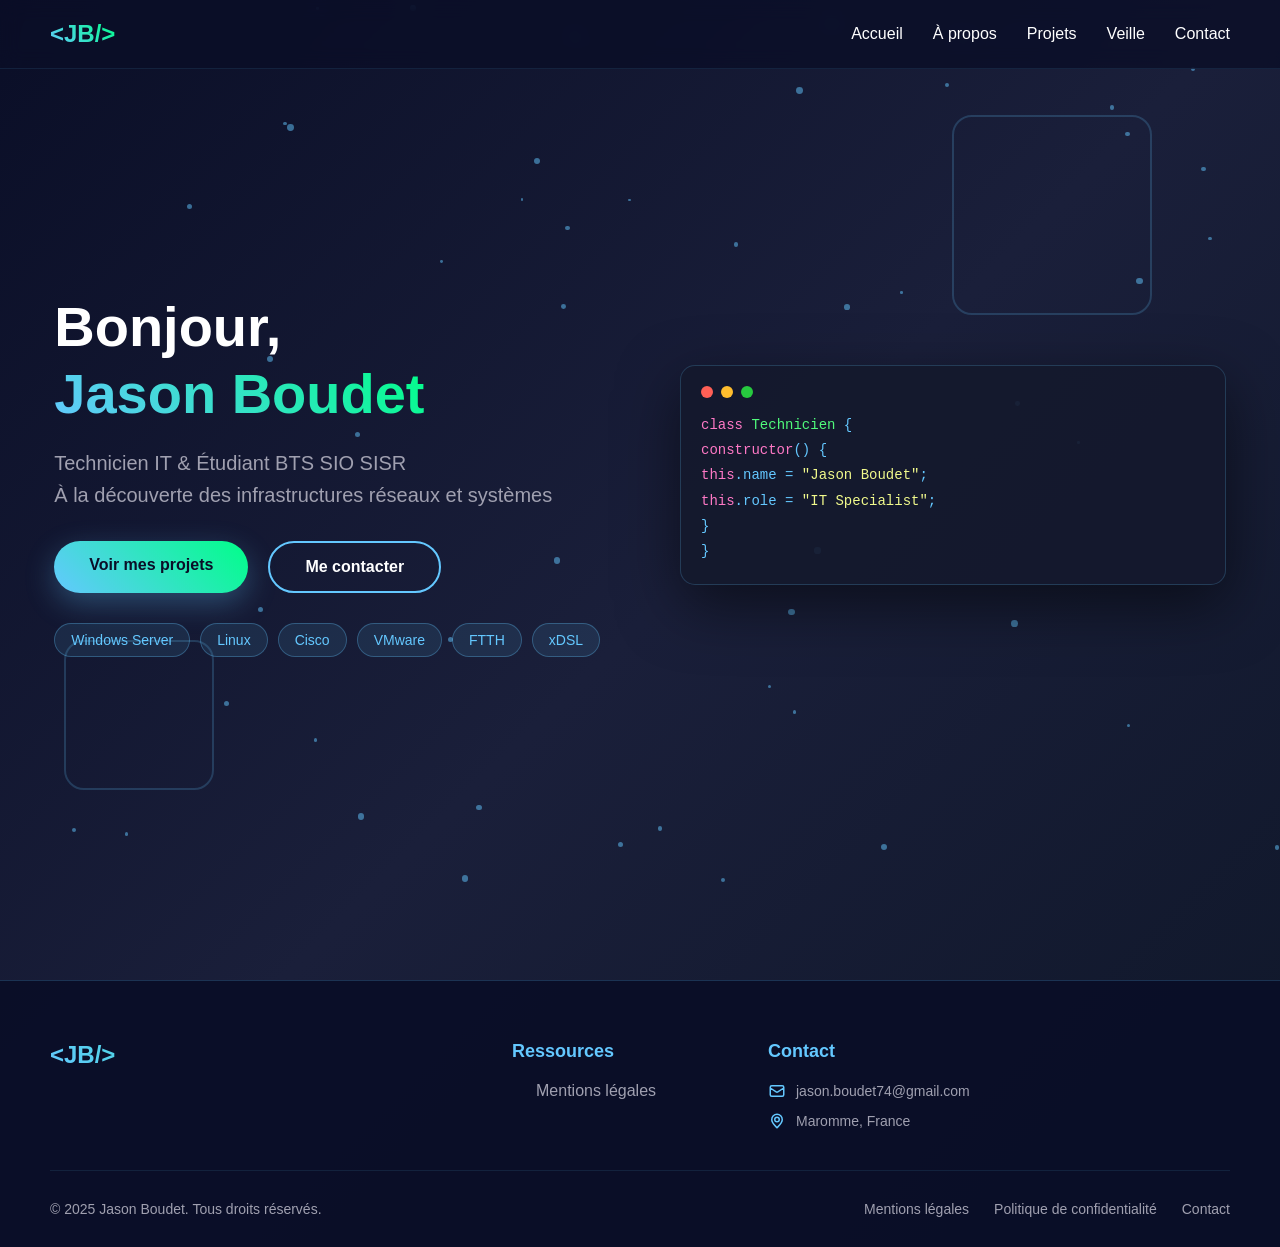
<file: index.html>
<!DOCTYPE html>
<html lang="fr">
<head>
    <meta charset="UTF-8">
    <meta name="viewport" content="width=device-width, initial-scale=1.0">
    <title>Jason Boudet - IT Specialist</title>
    <link rel="stylesheet" href="index.css">
</head>
<body>
    <div class="particles" id="particles"></div>
    
    <nav>
        <div class="logo">&lt;JB/&gt;</div>
        <ul class="nav-links">
            <li><a href="index.html">Accueil</a></li>
            <li><a href="apropos.html">À propos</a></li>
            <li><a href="ppe.html">Projets</a></li>
            <li><a href="veille.html">Veille</a></li>
            <li><a href="contact.html">Contact</a></li>
        </ul>
    </nav>

    <section class="hero" id="home">
        <div class="floating-shapes">
            <div class="shape shape1"></div>
            <div class="shape shape2"></div>
        </div>

        <div class="hero-content">
            <div class="hero-text">
                <h1>
                    Bonjour,<br>
                    <span class="gradient-text">Jason Boudet</span>
                </h1>
                <p>
                    Technicien IT & Étudiant BTS SIO SISR<br>
                    À la découverte des infrastructures réseaux et systèmes
                </p>
                
                <div class="cta-buttons">
                    <a href="ppe.html" class="btn btn-primary">Voir mes projets</a>
                    <a href="contact.html" class="btn btn-secondary">Me contacter</a>
                </div>

                <div class="skills-badges">
                    <span class="badge">Windows Server</span>
                    <span class="badge">Linux</span>
                    <span class="badge">Cisco</span>
                    <span class="badge">VMware</span>
                    <span class="badge">FTTH</span>
                    <span class="badge">xDSL</span>
                </div>
            </div>

            <div class="hero-visual">
                <div class="code-window">
                    <div class="window-header">
                        <div class="window-dot dot-red"></div>
                        <div class="window-dot dot-yellow"></div>
                        <div class="window-dot dot-green"></div>
                    </div>
                    <div class="code-content">
                        <div class="code-line"><span class="keyword">class</span> <span class="function">Technicien</span> {</div>
                        <div class="code-line">  <span class="keyword">constructor</span>() {</div>
                        <div class="code-line">    <span class="keyword">this</span>.name = <span class="string">"Jason Boudet"</span>;</div>
                        <div class="code-line">    <span class="keyword">this</span>.role = <span class="string">"IT Specialist"</span>;</div>
                        <div class="code-line">  }</div>
                        <div class="code-line">}</div>
                    </div>
                </div>
            </div>
        </div>
    </section>
<script src="index.js"></script>
    <!-- FOOTER À AJOUTER AVANT </body> SUR TOUTES LES PAGES -->

<style>
/* Footer Styles */
.footer {
    position: relative;
    z-index: 1;
    background: rgba(10, 14, 39, 0.95);
    border-top: 1px solid rgba(100, 200, 255, 0.2);
    padding: 60px 50px 30px;
    margin-top: 80px;
}

.footer-container {
    max-width: 1400px;
    margin: 0 auto;
}

.footer-content {
    display: grid;
    grid-template-columns: 2fr 1fr 1fr 1fr;
    gap: 50px;
    margin-bottom: 40px;
}

.footer-about h3 {
    font-size: 24px;
    margin-bottom: 15px;
    background: linear-gradient(45deg, #64c8ff, #00ff88);
    -webkit-background-clip: text;
    -webkit-text-fill-color: transparent;
    background-clip: text;
}

.footer-about p {
    color: #a0a0b0;
    line-height: 1.8;
    margin-bottom: 20px;
}

.footer-social {
    display: flex;
    gap: 15px;
    margin-top: 20px;
}

.social-link {
    width: 45px;
    height: 45px;
    background: rgba(100, 200, 255, 0.1);
    border: 1px solid rgba(100, 200, 255, 0.3);
    border-radius: 10px;
    display: flex;
    align-items: center;
    justify-content: center;
    transition: all 0.3s;
    text-decoration: none;
}

.social-link:hover {
    background: linear-gradient(45deg, #64c8ff, #00ff88);
    border-color: transparent;
    transform: translateY(-3px);
}

.social-link:hover svg {
    color: #0a0e27;
}

.social-link svg {
    width: 22px;
    height: 22px;
    color: #64c8ff;
    transition: color 0.3s;
}

.footer-section h4 {
    font-size: 18px;
    color: #64c8ff;
    margin-bottom: 20px;
}

.footer-links {
    list-style: none;
}

.footer-links li {
    margin-bottom: 12px;
}

.footer-links a {
    color: #a0a0b0;
    text-decoration: none;
    transition: all 0.3s;
    display: flex;
    align-items: center;
    gap: 8px;
}

.footer-links a:hover {
    color: #64c8ff;
    transform: translateX(5px);
}

.footer-links a::before {
    content: '→';
    color: #64c8ff;
    opacity: 0;
    transition: opacity 0.3s;
}

.footer-links a:hover::before {
    opacity: 1;
}

.footer-contact-info {
    display: flex;
    flex-direction: column;
    gap: 12px;
}

.footer-contact-item {
    display: flex;
    align-items: center;
    gap: 10px;
    color: #a0a0b0;
    font-size: 14px;
}

.footer-contact-item svg {
    width: 18px;
    height: 18px;
    color: #64c8ff;
    flex-shrink: 0;
}

.footer-contact-item a {
    color: #a0a0b0;
    text-decoration: none;
    transition: color 0.3s;
}

.footer-contact-item a:hover {
    color: #64c8ff;
}

.footer-bottom {
    padding-top: 30px;
    border-top: 1px solid rgba(100, 200, 255, 0.1);
    display: flex;
    justify-content: space-between;
    align-items: center;
    flex-wrap: wrap;
    gap: 20px;
}

.footer-copyright {
    color: #a0a0b0;
    font-size: 14px;
}

.footer-legal {
    display: flex;
    gap: 25px;
}

.footer-legal a {
    color: #a0a0b0;
    text-decoration: none;
    font-size: 14px;
    transition: color 0.3s;
}

.footer-legal a:hover {
    color: #64c8ff;
}

.back-to-top {
    position: fixed;
    bottom: 30px;
    right: 30px;
    width: 50px;
    height: 50px;
    background: linear-gradient(45deg, #64c8ff, #00ff88);
    border: none;
    border-radius: 50%;
    display: flex;
    align-items: center;
    justify-content: center;
    cursor: pointer;
    opacity: 0;
    visibility: hidden;
    transition: all 0.3s;
    z-index: 999;
    box-shadow: 0 5px 20px rgba(100, 200, 255, 0.4);
}

.back-to-top.visible {
    opacity: 1;
    visibility: visible;
}

.back-to-top:hover {
    transform: translateY(-5px);
    box-shadow: 0 10px 30px rgba(100, 200, 255, 0.6);
}

.back-to-top svg {
    width: 24px;
    height: 24px;
    color: #0a0e27;
}

/* Responsive */
@media (max-width: 968px) {
    .footer {
        padding: 40px 30px 20px;
    }

    .footer-content {
        grid-template-columns: 1fr;
        gap: 40px;
    }

    .footer-bottom {
        flex-direction: column;
        text-align: center;
    }

    .footer-legal {
        flex-direction: column;
        gap: 10px;
    }
}
</style>

<!-- FOOTER HTML -->
<footer class="footer">
    <div class="footer-container">
        <div class="footer-content">
            <!-- À propos -->
            <div class="footer-about">
                <h3>&lt;JB/&gt;</h3>
            </div>

            <!-- Ressources -->
            <div class="footer-section">
                <h4>Ressources</h4>
                <ul class="footer-links">
                    <li><a href="mentions_legales.html">Mentions légales</a></li>
                </ul>
            </div>

            <!-- Contact -->
            <div class="footer-section">
                <h4>Contact</h4>
                <div class="footer-contact-info">
                    <div class="footer-contact-item">
                        <svg viewBox="0 0 24 24" fill="none" xmlns="http://www.w3.org/2000/svg">
                            <path d="M3 8L10.89 13.26C11.5334 13.672 12.4666 13.672 13.11 13.26L21 8M5 19H19C20.1046 19 21 18.1046 21 17V7C21 5.89543 20.1046 5 19 5H5C3.89543 5 3 5.89543 3 7V17C3 18.1046 3.89543 19 5 19Z" stroke="currentColor" stroke-width="2"/>
                        </svg>
                        <a href="mailto:jason.boudet74@gmail.com">jason.boudet74@gmail.com</a>
                    </div>
                    <div class="footer-contact-item">
                        <svg viewBox="0 0 24 24" fill="none" xmlns="http://www.w3.org/2000/svg">
                            <path d="M12 21C15.5 17.4 19 14.1764 19 10.2C19 6.22355 15.866 3 12 3C8.13401 3 5 6.22355 5 10.2C5 14.1764 8.5 17.4 12 21Z" stroke="currentColor" stroke-width="2"/>
                            <circle cx="12" cy="10" r="3" stroke="currentColor" stroke-width="2"/>
                        </svg>
                        <span>Maromme, France</span>
                    </div>
                </div>
            </div>
        </div>

        <!-- Footer Bottom -->
        <div class="footer-bottom">
            <div class="footer-copyright">
                © 2025 Jason Boudet. Tous droits réservés.
            </div>
            <div class="footer-legal">
                <a href="mentions_legales.html">Mentions légales</a>
                <a href="mentions_legales.html#rgpd">Politique de confidentialité</a>
                <a href="contact.html">Contact</a>
            </div>
        </div>
    </div>
</footer>

<!-- Bouton retour en haut -->
<button class="back-to-top" id="backToTop" title="Retour en haut">
    <svg viewBox="0 0 24 24" fill="none" xmlns="http://www.w3.org/2000/svg">
        <path d="M12 19V5M12 5L5 12M12 5L19 12" stroke="currentColor" stroke-width="2" stroke-linecap="round" stroke-linejoin="round"/>
    </svg>
</button>

<script>
// Bouton retour en haut
const backToTopBtn = document.getElementById('backToTop');

window.addEventListener('scroll', () => {
    if (window.pageYOffset > 300) {
        backToTopBtn.classList.add('visible');
    } else {
        backToTopBtn.classList.remove('visible');
    }
});

backToTopBtn.addEventListener('click', () => {
    window.scrollTo({
        top: 0,
        behavior: 'smooth'
    });
});
</script>
</body>
</html>
</file>
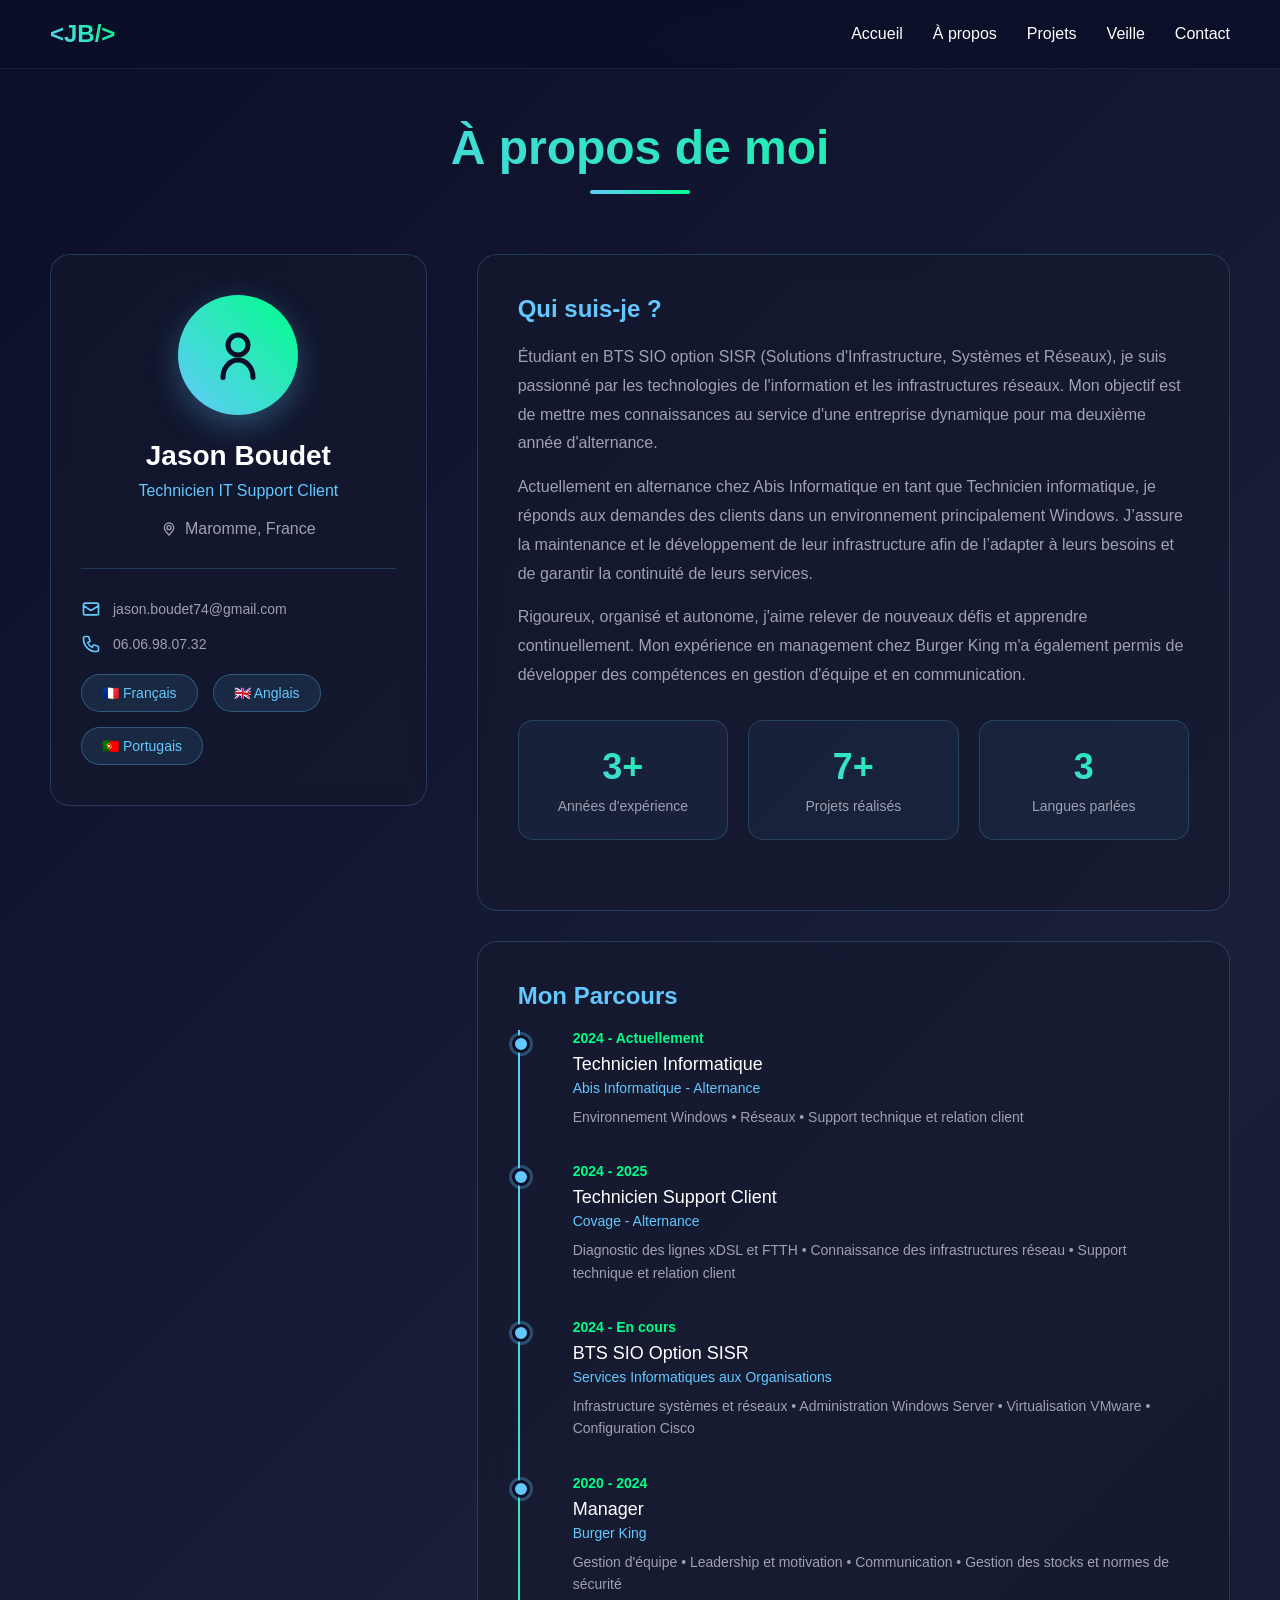
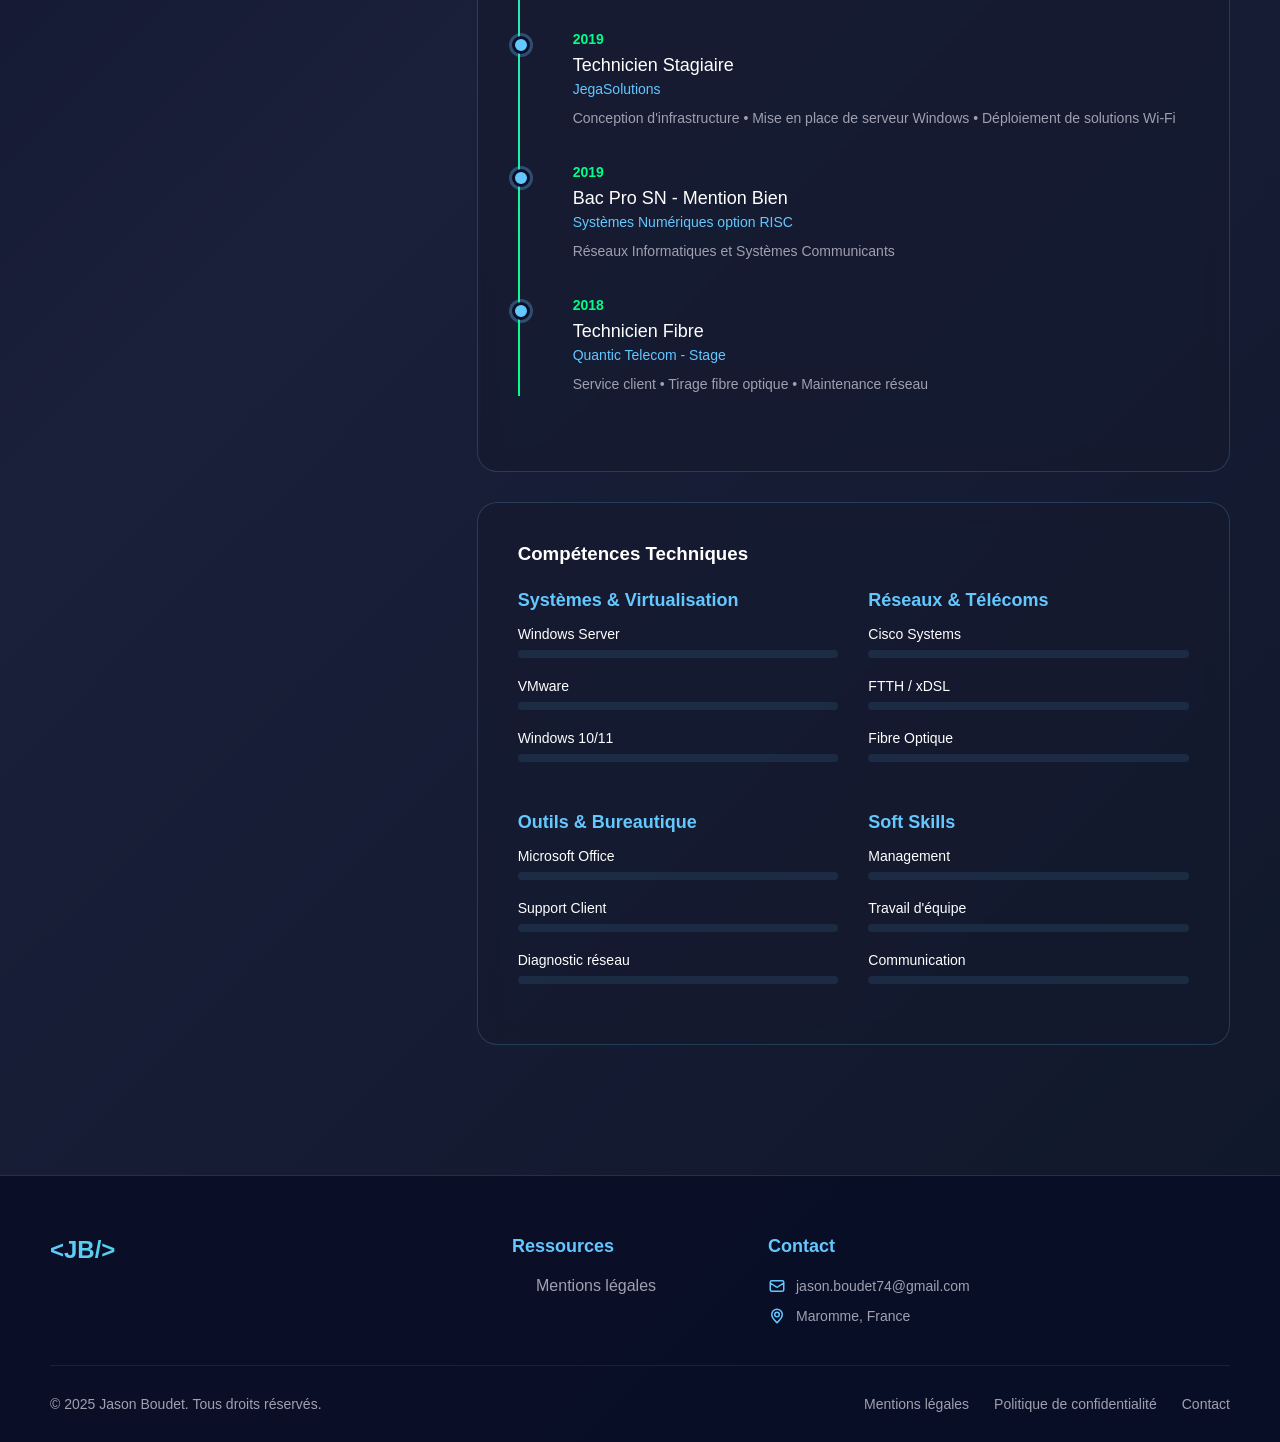
<file: apropos.html>
<!DOCTYPE html>
<html lang="fr">
<head>
    <meta charset="UTF-8">
    <meta name="viewport" content="width=device-width, initial-scale=1.0">
    <title>À propos - Jason Boudet</title>
    <link rel="stylesheet" href="index.css">
    <link rel="stylesheet" href="apropos.css">
</head>
<body>
    <div class="particles" id="particles"></div>
    
    <nav>
        <div class="logo">&lt;JB/&gt;</div>
        <ul class="nav-links">
            <li><a href="index.html">Accueil</a></li>
            <li><a href="apropos.html">À propos</a></li>
            <li><a href="ppe.html">Projets</a></li>
            <li><a href="veille.html">Veille</a></li>
            <li><a href="contact.html">Contact</a></li>
        </ul>
    </nav>

    <section class="about-section">
        <div class="section-header">
            <h2 class="section-title">À propos de moi</h2>
            <div class="title-underline"></div>
        </div>

        <div class="about-container">
            <div class="about-left">
                <div class="profile-card">
                    <div class="profile-icon">
                        <svg viewBox="0 0 24 24" fill="none" xmlns="http://www.w3.org/2000/svg">
                            <circle cx="12" cy="8" r="4" stroke="currentColor" stroke-width="2"/>
                            <path d="M6 21C6 17.134 8.68629 14 12 14C15.3137 14 18 17.134 18 21" stroke="currentColor" stroke-width="2" stroke-linecap="round"/>
                        </svg>
                    </div>
                    <h3>Jason Boudet</h3>
                    <p class="role">Technicien IT Support Client</p>
                    <div class="location">
                        <svg width="16" height="16" viewBox="0 0 24 24" fill="none" xmlns="http://www.w3.org/2000/svg">
                            <path d="M12 21C15.5 17.4 19 14.1764 19 10.2C19 6.22355 15.866 3 12 3C8.13401 3 5 6.22355 5 10.2C5 14.1764 8.5 17.4 12 21Z" stroke="currentColor" stroke-width="2"/>
                            <circle cx="12" cy="10" r="3" stroke="currentColor" stroke-width="2"/>
                        </svg>
                        <span>Maromme, France</span>
                    </div>

                    <div class="contact-info">
                        <div class="contact-item">
                            <svg viewBox="0 0 24 24" fill="none" xmlns="http://www.w3.org/2000/svg">
                                <path d="M3 8L10.89 13.26C11.5334 13.672 12.4666 13.672 13.11 13.26L21 8M5 19H19C20.1046 19 21 18.1046 21 17V7C21 5.89543 20.1046 5 19 5H5C3.89543 5 3 5.89543 3 7V17C3 18.1046 3.89543 19 5 19Z" stroke="currentColor" stroke-width="2"/>
                            </svg>
                            <span>jason.boudet74@gmail.com</span>
                        </div>
                        <div class="contact-item">
                            <svg viewBox="0 0 24 24" fill="none" xmlns="http://www.w3.org/2000/svg">
                                <path d="M3 5C3 3.89543 3.89543 3 5 3H8.27924C8.70967 3 9.09181 3.27543 9.22792 3.68377L10.7257 8.17721C10.8831 8.64932 10.6694 9.16531 10.2243 9.38787L7.96701 10.5165C9.06925 12.9612 11.0388 14.9308 13.4835 16.033L14.6121 13.7757C14.8347 13.3306 15.3507 13.1169 15.8228 13.2743L20.3162 14.7721C20.7246 14.9082 21 15.2903 21 15.7208V19C21 20.1046 20.1046 21 19 21H18C9.71573 21 3 14.2843 3 6V5Z" stroke="currentColor" stroke-width="2"/>
                            </svg>
                            <span>06.06.98.07.32</span>
                        </div>
                    </div>

                    <div class="languages">
                        <div class="language-badge">🇫🇷 Français</div>
                        <div class="language-badge">🇬🇧 Anglais</div>
                        <div class="language-badge">🇵🇹 Portugais</div>
                    </div>
                </div>
            </div>

            <div class="about-right">
                <div class="about-content">
                    <h3>Qui suis-je ?</h3>
                    <p>
                        Étudiant en BTS SIO option SISR (Solutions d'Infrastructure, Systèmes et Réseaux), 
                        je suis passionné par les technologies de l'information et les infrastructures réseaux. 
                        Mon objectif est de mettre mes connaissances au service d'une entreprise dynamique pour ma deuxième année d'alternance.
                    </p>
                    <p>
                        Actuellement en alternance chez Abis Informatique en tant que Technicien informatique, 
                        je réponds aux demandes des clients dans un environnement principalement Windows. 
                        J’assure la maintenance et le développement de leur infrastructure afin de l’adapter à leurs besoins et de garantir la continuité de leurs services.
                    </p>
                    <p>
                        Rigoureux, organisé et autonome, j'aime relever de nouveaux défis et apprendre continuellement. 
                        Mon expérience en management chez Burger King m'a également permis de développer des compétences en 
                        gestion d'équipe et en communication.
                    </p>

                    <div class="stats-grid">
                        <div class="stat-card">
                            <div class="stat-number">3+</div>
                            <div class="stat-label">Années d'expérience</div>
                        </div>
                        <div class="stat-card">
                            <div class="stat-number">7+</div>
                            <div class="stat-label">Projets réalisés</div>
                        </div>
                        <div class="stat-card">
                            <div class="stat-number">3</div>
                            <div class="stat-label">Langues parlées</div>
                        </div>
                    </div>
                </div>

                <div class="about-content">
                    <h3>Mon Parcours</h3>
                    <div class="timeline">
                        <div class="timeline-item">
                            <div class="timeline-date">2024 - Actuellement</div>
                            <div class="timeline-title">Technicien Informatique</div>
                            <div class="timeline-company">Abis Informatique - Alternance</div>
                            <div class="timeline-desc">
                                Environnement Windows • Réseaux • Support technique et relation client 
                            </div>
                        </div>

                        <div class="timeline-item">
                            <div class="timeline-date">2024 - 2025</div>
                            <div class="timeline-title">Technicien Support Client</div>
                            <div class="timeline-company">Covage - Alternance</div>
                            <div class="timeline-desc">
                                Diagnostic des lignes xDSL et FTTH • Connaissance des infrastructures réseau • 
                                Support technique et relation client
                            </div>
                        </div>

                        <div class="timeline-item">
                            <div class="timeline-date">2024 - En cours</div>
                            <div class="timeline-title">BTS SIO Option SISR</div>
                            <div class="timeline-company">Services Informatiques aux Organisations</div>
                            <div class="timeline-desc">
                                Infrastructure systèmes et réseaux • Administration Windows Server • 
                                Virtualisation VMware • Configuration Cisco
                            </div>
                        </div>

                        <div class="timeline-item">
                            <div class="timeline-date">2020 - 2024</div>
                            <div class="timeline-title">Manager</div>
                            <div class="timeline-company">Burger King</div>
                            <div class="timeline-desc">
                                Gestion d'équipe • Leadership et motivation • Communication • 
                                Gestion des stocks et normes de sécurité
                            </div>
                        </div>

                        <div class="timeline-item">
                            <div class="timeline-date">2019</div>
                            <div class="timeline-title">Technicien Stagiaire</div>
                            <div class="timeline-company">JegaSolutions</div>
                            <div class="timeline-desc">
                                Conception d'infrastructure • Mise en place de serveur Windows • 
                                Déploiement de solutions Wi-Fi
                            </div>
                        </div>

                        <div class="timeline-item">
                            <div class="timeline-date">2019</div>
                            <div class="timeline-title">Bac Pro SN - Mention Bien</div>
                            <div class="timeline-company">Systèmes Numériques option RISC</div>
                            <div class="timeline-desc">
                                Réseaux Informatiques et Systèmes Communicants
                            </div>
                        </div>

                        <div class="timeline-item">
                            <div class="timeline-date">2018</div>
                            <div class="timeline-title">Technicien Fibre</div>
                            <div class="timeline-company">Quantic Telecom - Stage</div>
                            <div class="timeline-desc">
                                Service client • Tirage fibre optique • Maintenance réseau
                            </div>
                        </div>
                    </div>
                </div>

                <div class="skills-section">
                    <h3>Compétences Techniques</h3>
                    <div class="skills-grid">
                        <div class="skill-category">
                            <h4>Systèmes & Virtualisation</h4>
                            <div class="skill-item">
                                <div class="skill-name">
                                    <span>Windows Server</span>
                                </div>
                                <div class="skill-bar">
                                    <div class="skill-progress" style="width: 0%" data-width="85%"></div>
                                </div>
                            </div>
                            <div class="skill-item">
                                <div class="skill-name">
                                    <span>VMware</span>
                                </div>
                                <div class="skill-bar">
                                    <div class="skill-progress" style="width: 0%" data-width="80%"></div>
                                </div>
                            </div>
                            <div class="skill-item">
                                <div class="skill-name">
                                    <span>Windows 10/11</span>
                                </div>
                                <div class="skill-bar">
                                    <div class="skill-progress" style="width: 0%" data-width="90%"></div>
                                </div>
                            </div>
                        </div>

                        <div class="skill-category">
                            <h4>Réseaux & Télécoms</h4>
                            <div class="skill-item">
                                <div class="skill-name">
                                    <span>Cisco Systems</span>
                                </div>
                                <div class="skill-bar">
                                    <div class="skill-progress" style="width: 0%" data-width="75%"></div>
                                </div>
                            </div>
                            <div class="skill-item">
                                <div class="skill-name">
                                    <span>FTTH / xDSL</span>
                                </div>
                                <div class="skill-bar">
                                    <div class="skill-progress" style="width: 0%" data-width="80%"></div>
                                </div>
                            </div>
                            <div class="skill-item">
                                <div class="skill-name">
                                    <span>Fibre Optique</span>
                                </div>
                                <div class="skill-bar">
                                    <div class="skill-progress" style="width: 0%" data-width="70%"></div>
                                </div>
                            </div>
                        </div>

                        <div class="skill-category">
                            <h4>Outils & Bureautique</h4>
                            <div class="skill-item">
                                <div class="skill-name">
                                    <span>Microsoft Office</span>
                                </div>
                                <div class="skill-bar">
                                    <div class="skill-progress" style="width: 0%" data-width="85%"></div>
                                </div>
                            </div>
                            <div class="skill-item">
                                <div class="skill-name">
                                    <span>Support Client</span>
                                </div>
                                <div class="skill-bar">
                                    <div class="skill-progress" style="width: 0%" data-width="90%"></div>
                                </div>
                            </div>
                            <div class="skill-item">
                                <div class="skill-name">
                                    <span>Diagnostic réseau</span>
                                </div>
                                <div class="skill-bar">
                                    <div class="skill-progress" style="width: 0%" data-width="80%"></div>
                                </div>
                            </div>
                        </div>

                        <div class="skill-category">
                            <h4>Soft Skills</h4>
                            <div class="skill-item">
                                <div class="skill-name">
                                    <span>Management</span>
                                </div>
                                <div class="skill-bar">
                                    <div class="skill-progress" style="width: 0%" data-width="85%"></div>
                                </div>
                            </div>
                            <div class="skill-item">
                                <div class="skill-name">
                                    <span>Travail d'équipe</span>
                                </div>
                                <div class="skill-bar">
                                    <div class="skill-progress" style="width: 0%" data-width="90%"></div>
                                </div>
                            </div>
                            <div class="skill-item">
                                <div class="skill-name">
                                    <span>Communication</span>
                                </div>
                                <div class="skill-bar">
                                    <div class="skill-progress" style="width: 0%" data-width="85%"></div>
                                </div>
                            </div>
                        </div>
                    </div>
                </div>
            </div>
        </div>
    </section>
<script src="apropos.js"></script>
<!-- FOOTER À AJOUTER AVANT </body> SUR TOUTES LES PAGES -->

<style>
/* Footer Styles */
.footer {
    position: relative;
    z-index: 1;
    background: rgba(10, 14, 39, 0.95);
    border-top: 1px solid rgba(100, 200, 255, 0.2);
    padding: 60px 50px 30px;
    margin-top: 80px;
}

.footer-container {
    max-width: 1400px;
    margin: 0 auto;
}

.footer-content {
    display: grid;
    grid-template-columns: 2fr 1fr 1fr 1fr;
    gap: 50px;
    margin-bottom: 40px;
}

.footer-about h3 {
    font-size: 24px;
    margin-bottom: 15px;
    background: linear-gradient(45deg, #64c8ff, #00ff88);
    -webkit-background-clip: text;
    -webkit-text-fill-color: transparent;
    background-clip: text;
}

.footer-about p {
    color: #a0a0b0;
    line-height: 1.8;
    margin-bottom: 20px;
}

.footer-social {
    display: flex;
    gap: 15px;
    margin-top: 20px;
}

.social-link {
    width: 45px;
    height: 45px;
    background: rgba(100, 200, 255, 0.1);
    border: 1px solid rgba(100, 200, 255, 0.3);
    border-radius: 10px;
    display: flex;
    align-items: center;
    justify-content: center;
    transition: all 0.3s;
    text-decoration: none;
}

.social-link:hover {
    background: linear-gradient(45deg, #64c8ff, #00ff88);
    border-color: transparent;
    transform: translateY(-3px);
}

.social-link:hover svg {
    color: #0a0e27;
}

.social-link svg {
    width: 22px;
    height: 22px;
    color: #64c8ff;
    transition: color 0.3s;
}

.footer-section h4 {
    font-size: 18px;
    color: #64c8ff;
    margin-bottom: 20px;
}

.footer-links {
    list-style: none;
}

.footer-links li {
    margin-bottom: 12px;
}

.footer-links a {
    color: #a0a0b0;
    text-decoration: none;
    transition: all 0.3s;
    display: flex;
    align-items: center;
    gap: 8px;
}

.footer-links a:hover {
    color: #64c8ff;
    transform: translateX(5px);
}

.footer-links a::before {
    content: '→';
    color: #64c8ff;
    opacity: 0;
    transition: opacity 0.3s;
}

.footer-links a:hover::before {
    opacity: 1;
}

.footer-contact-info {
    display: flex;
    flex-direction: column;
    gap: 12px;
}

.footer-contact-item {
    display: flex;
    align-items: center;
    gap: 10px;
    color: #a0a0b0;
    font-size: 14px;
}

.footer-contact-item svg {
    width: 18px;
    height: 18px;
    color: #64c8ff;
    flex-shrink: 0;
}

.footer-contact-item a {
    color: #a0a0b0;
    text-decoration: none;
    transition: color 0.3s;
}

.footer-contact-item a:hover {
    color: #64c8ff;
}

.footer-bottom {
    padding-top: 30px;
    border-top: 1px solid rgba(100, 200, 255, 0.1);
    display: flex;
    justify-content: space-between;
    align-items: center;
    flex-wrap: wrap;
    gap: 20px;
}

.footer-copyright {
    color: #a0a0b0;
    font-size: 14px;
}

.footer-legal {
    display: flex;
    gap: 25px;
}

.footer-legal a {
    color: #a0a0b0;
    text-decoration: none;
    font-size: 14px;
    transition: color 0.3s;
}

.footer-legal a:hover {
    color: #64c8ff;
}

.back-to-top {
    position: fixed;
    bottom: 30px;
    right: 30px;
    width: 50px;
    height: 50px;
    background: linear-gradient(45deg, #64c8ff, #00ff88);
    border: none;
    border-radius: 50%;
    display: flex;
    align-items: center;
    justify-content: center;
    cursor: pointer;
    opacity: 0;
    visibility: hidden;
    transition: all 0.3s;
    z-index: 999;
    box-shadow: 0 5px 20px rgba(100, 200, 255, 0.4);
}

.back-to-top.visible {
    opacity: 1;
    visibility: visible;
}

.back-to-top:hover {
    transform: translateY(-5px);
    box-shadow: 0 10px 30px rgba(100, 200, 255, 0.6);
}

.back-to-top svg {
    width: 24px;
    height: 24px;
    color: #0a0e27;
}

/* Responsive */
@media (max-width: 968px) {
    .footer {
        padding: 40px 30px 20px;
    }

    .footer-content {
        grid-template-columns: 1fr;
        gap: 40px;
    }

    .footer-bottom {
        flex-direction: column;
        text-align: center;
    }

    .footer-legal {
        flex-direction: column;
        gap: 10px;
    }
}
</style>

<!-- FOOTER HTML -->
<footer class="footer">
    <div class="footer-container">
        <div class="footer-content">
            <!-- À propos -->
            <div class="footer-about">
                <h3>&lt;JB/&gt;</h3>
            </div>

            <!-- Ressources -->
            <div class="footer-section">
                <h4>Ressources</h4>
                <ul class="footer-links">
                    <li><a href="mentions_legales.html">Mentions légales</a></li>
                </ul>
            </div>

            <!-- Contact -->
            <div class="footer-section">
                <h4>Contact</h4>
                <div class="footer-contact-info">
                    <div class="footer-contact-item">
                        <svg viewBox="0 0 24 24" fill="none" xmlns="http://www.w3.org/2000/svg">
                            <path d="M3 8L10.89 13.26C11.5334 13.672 12.4666 13.672 13.11 13.26L21 8M5 19H19C20.1046 19 21 18.1046 21 17V7C21 5.89543 20.1046 5 19 5H5C3.89543 5 3 5.89543 3 7V17C3 18.1046 3.89543 19 5 19Z" stroke="currentColor" stroke-width="2"/>
                        </svg>
                        <a href="mailto:jason.boudet74@gmail.com">jason.boudet74@gmail.com</a>
                    </div>
                    <div class="footer-contact-item">
                        <svg viewBox="0 0 24 24" fill="none" xmlns="http://www.w3.org/2000/svg">
                            <path d="M12 21C15.5 17.4 19 14.1764 19 10.2C19 6.22355 15.866 3 12 3C8.13401 3 5 6.22355 5 10.2C5 14.1764 8.5 17.4 12 21Z" stroke="currentColor" stroke-width="2"/>
                            <circle cx="12" cy="10" r="3" stroke="currentColor" stroke-width="2"/>
                        </svg>
                        <span>Maromme, France</span>
                    </div>
                </div>
            </div>
        </div>

        <!-- Footer Bottom -->
        <div class="footer-bottom">
            <div class="footer-copyright">
                © 2025 Jason Boudet. Tous droits réservés.
            </div>
            <div class="footer-legal">
                <a href="mentions_legales.html">Mentions légales</a>
                <a href="mentions_legales.html#rgpd">Politique de confidentialité</a>
                <a href="contact.html">Contact</a>
            </div>
        </div>
    </div>
</footer>

<!-- Bouton retour en haut -->
<button class="back-to-top" id="backToTop" title="Retour en haut">
    <svg viewBox="0 0 24 24" fill="none" xmlns="http://www.w3.org/2000/svg">
        <path d="M12 19V5M12 5L5 12M12 5L19 12" stroke="currentColor" stroke-width="2" stroke-linecap="round" stroke-linejoin="round"/>
    </svg>
</button>

<script>
// Bouton retour en haut
const backToTopBtn = document.getElementById('backToTop');

window.addEventListener('scroll', () => {
    if (window.pageYOffset > 300) {
        backToTopBtn.classList.add('visible');
    } else {
        backToTopBtn.classList.remove('visible');
    }
});

backToTopBtn.addEventListener('click', () => {
    window.scrollTo({
        top: 0,
        behavior: 'smooth'
    });
});
</script>
</body>
</html>
</file>
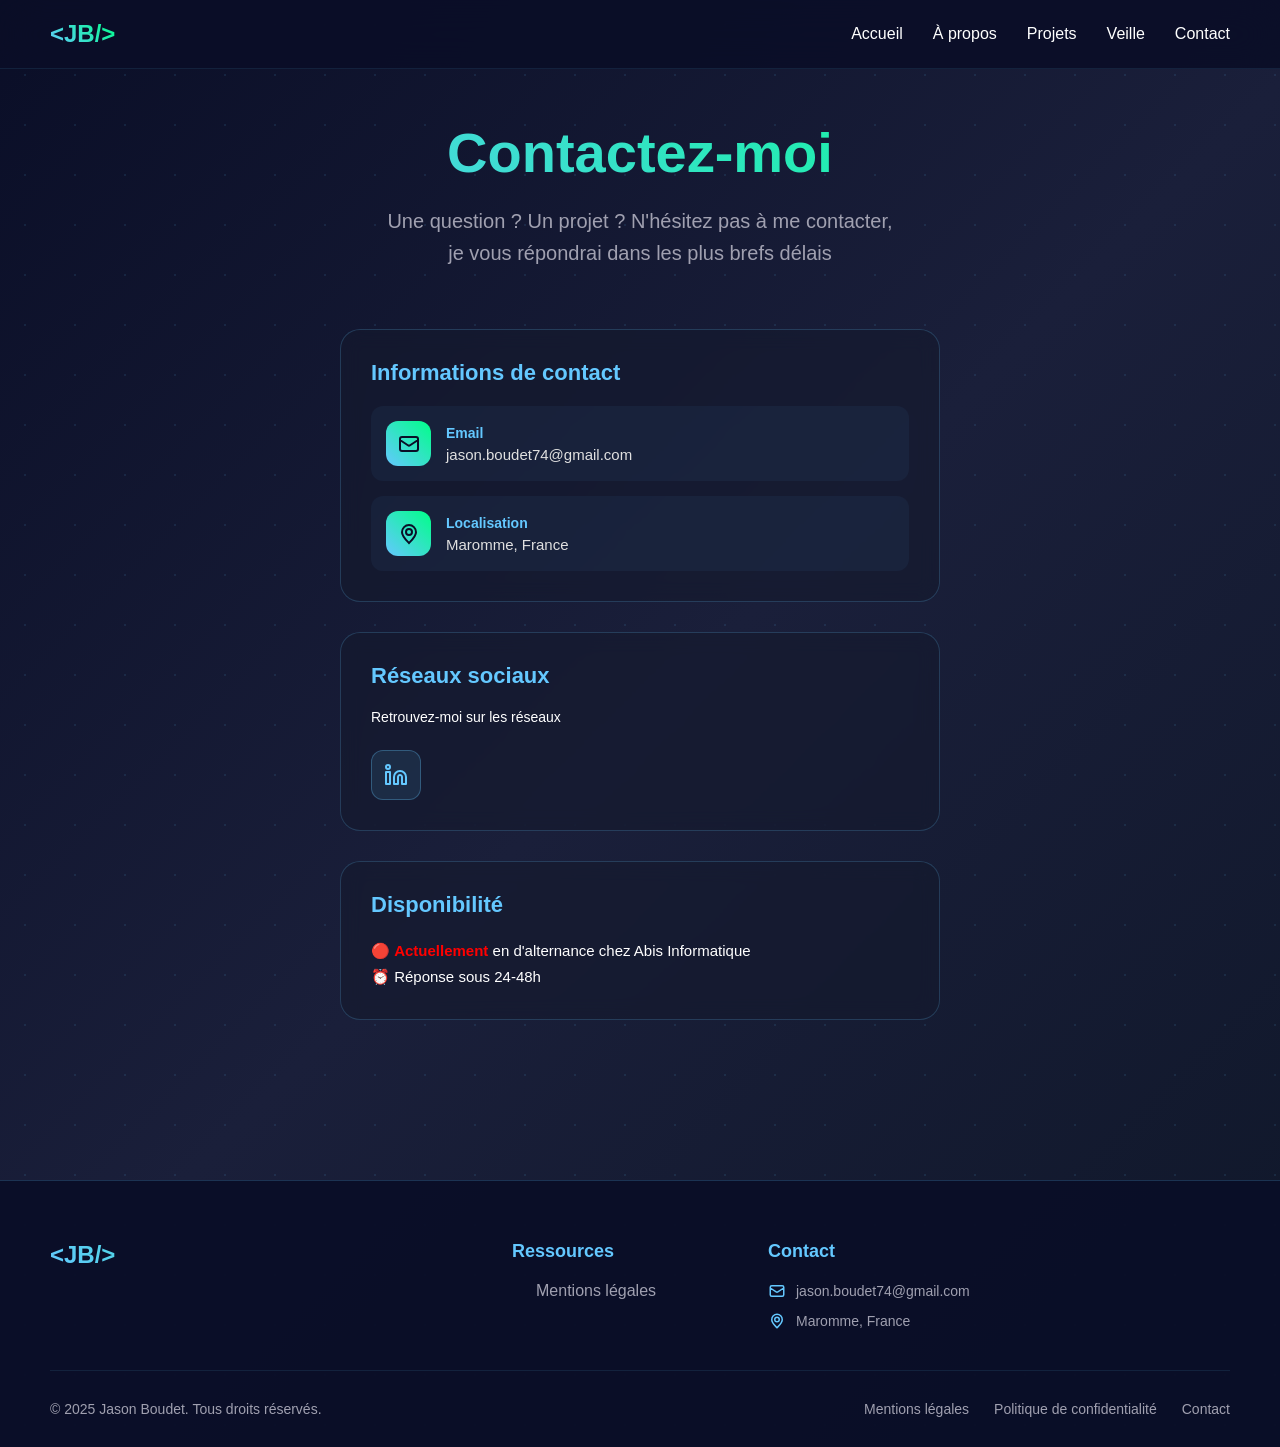
<file: contact.html>
<!DOCTYPE html>
<html lang="fr">
<head>
    <meta charset="UTF-8">
    <meta name="viewport" content="width=device-width, initial-scale=1.0">
    <title>Contact - Jason Boudet</title>
    <link rel="stylesheet" href="index.css">
    <link rel="stylesheet" href="contact.css">
</head>
<body>
    <div class="bg-animation"></div>
    
    <nav>
        <div class="logo">&lt;JB/&gt;</div>
        <ul class="nav-links">
            <li><a href="index.html">Accueil</a></li>
            <li><a href="apropos.html">À propos</a></li>
            <li><a href="ppe.html">Projets</a></li>
            <li><a href="veille.html">Veille</a></li>
            <li><a href="contact.html">Contact</a></li>
        </ul>
    </nav>

    <div class="main-container">
        <div class="page-header">
            <h1 class="page-title">Contactez-moi</h1>
            <p class="page-subtitle">
                Une question ? Un projet ? N'hésitez pas à me contacter,<br>
                je vous répondrai dans les plus brefs délais
            </p>
        </div>

        <div class="contact-wrapper">
            <!-- Info section -->
            <div class="contact-info-section">
                <div class="info-card">
                    <h3>Informations de contact</h3>
                    
                    <div class="contact-item">
                        <div class="contact-icon">
                            <svg viewBox="0 0 24 24" fill="none" xmlns="http://www.w3.org/2000/svg">
                                <path d="M3 8L10.89 13.26C11.5334 13.672 12.4666 13.672 13.11 13.26L21 8M5 19H19C20.1046 19 21 18.1046 21 17V7C21 5.89543 20.1046 5 19 5H5C3.89543 5 3 5.89543 3 7V17C3 18.1046 3.89543 19 5 19Z" stroke="currentColor" stroke-width="2"/>
                            </svg>
                        </div>
                        <div class="contact-details">
                            <h4>Email</h4>
                            <p><a href="mailto:jason.boudet74@gmail.com">jason.boudet74@gmail.com</a></p>
                        </div>
                    </div>

                    <div class="contact-item">
                        <div class="contact-icon">
                            <svg viewBox="0 0 24 24" fill="none" xmlns="http://www.w3.org/2000/svg">
                                <path d="M12 21C15.5 17.4 19 14.1764 19 10.2C19 6.22355 15.866 3 12 3C8.13401 3 5 6.22355 5 10.2C5 14.1764 8.5 17.4 12 21Z" stroke="currentColor" stroke-width="2"/>
                                <circle cx="12" cy="10" r="3" stroke="currentColor" stroke-width="2"/>
                            </svg>
                        </div>
                        <div class="contact-details">
                            <h4>Localisation</h4>
                            <p>Maromme, France</p>
                        </div>
                    </div>
                </div>

                <div class="info-card">
                    <h3>Réseaux sociaux</h3>
                    <p style="margin-bottom: 20px; font-size: 14px;">Retrouvez-moi sur les réseaux</p>
                    <div class="social-links">
                        <a href="https://www.linkedin.com/in/jason-boudet-23380a167" target="_blank" class="social-btn" title="LinkedIn">
                            <svg viewBox="0 0 24 24" fill="none" xmlns="http://www.w3.org/2000/svg">
                                <path d="M16 8C17.5913 8 19.1174 8.63214 20.2426 9.75736C21.3679 10.8826 22 12.4087 22 14V21H18V14C18 13.4696 17.7893 12.9609 17.4142 12.5858C17.0391 12.2107 16.5304 12 16 12C15.4696 12 14.9609 12.2107 14.5858 12.5858C14.2107 12.9609 14 13.4696 14 14V21H10V14C10 12.4087 10.6321 10.8826 11.7574 9.75736C12.8826 8.63214 14.4087 8 16 8Z" stroke="currentColor" stroke-width="2" stroke-linecap="round" stroke-linejoin="round"/>
                                <path d="M6 9H2V21H6V9Z" stroke="currentColor" stroke-width="2" stroke-linecap="round" stroke-linejoin="round"/>
                                <circle cx="4" cy="4" r="2" stroke="currentColor" stroke-width="2" stroke-linecap="round" stroke-linejoin="round"/>
                            </svg>
                        </a>

                    </div>
                </div>

                <div class="info-card">
                    <h3>Disponibilité</h3>
                    <p style="font-size: 15px; line-height: 1.7;">
                        🔴 <strong style="color: #ff0000;">Actuellement</strong> en  d'alternance chez Abis Informatique<br>
                        ⏰ Réponse sous 24-48h
                    </p>
                </div>
            </div>

        </div>
    </div>


    </script>
<!-- FOOTER À AJOUTER AVANT </body> SUR TOUTES LES PAGES -->

<style>
/* Footer Styles */
.footer {
    position: relative;
    z-index: 1;
    background: rgba(10, 14, 39, 0.95);
    border-top: 1px solid rgba(100, 200, 255, 0.2);
    padding: 60px 50px 30px;
    margin-top: 80px;
}

.footer-container {
    max-width: 1400px;
    margin: 0 auto;
}

.footer-content {
    display: grid;
    grid-template-columns: 2fr 1fr 1fr 1fr;
    gap: 50px;
    margin-bottom: 40px;
}

.footer-about h3 {
    font-size: 24px;
    margin-bottom: 15px;
    background: linear-gradient(45deg, #64c8ff, #00ff88);
    -webkit-background-clip: text;
    -webkit-text-fill-color: transparent;
    background-clip: text;
}

.footer-about p {
    color: #a0a0b0;
    line-height: 1.8;
    margin-bottom: 20px;
}

.footer-social {
    display: flex;
    gap: 15px;
    margin-top: 20px;
}

.social-link {
    width: 45px;
    height: 45px;
    background: rgba(100, 200, 255, 0.1);
    border: 1px solid rgba(100, 200, 255, 0.3);
    border-radius: 10px;
    display: flex;
    align-items: center;
    justify-content: center;
    transition: all 0.3s;
    text-decoration: none;
}

.social-link:hover {
    background: linear-gradient(45deg, #64c8ff, #00ff88);
    border-color: transparent;
    transform: translateY(-3px);
}

.social-link:hover svg {
    color: #0a0e27;
}

.social-link svg {
    width: 22px;
    height: 22px;
    color: #64c8ff;
    transition: color 0.3s;
}

.footer-section h4 {
    font-size: 18px;
    color: #64c8ff;
    margin-bottom: 20px;
}

.footer-links {
    list-style: none;
}

.footer-links li {
    margin-bottom: 12px;
}

.footer-links a {
    color: #a0a0b0;
    text-decoration: none;
    transition: all 0.3s;
    display: flex;
    align-items: center;
    gap: 8px;
}

.footer-links a:hover {
    color: #64c8ff;
    transform: translateX(5px);
}

.footer-links a::before {
    content: '→';
    color: #64c8ff;
    opacity: 0;
    transition: opacity 0.3s;
}

.footer-links a:hover::before {
    opacity: 1;
}

.footer-contact-info {
    display: flex;
    flex-direction: column;
    gap: 12px;
}

.footer-contact-item {
    display: flex;
    align-items: center;
    gap: 10px;
    color: #a0a0b0;
    font-size: 14px;
}

.footer-contact-item svg {
    width: 18px;
    height: 18px;
    color: #64c8ff;
    flex-shrink: 0;
}

.footer-contact-item a {
    color: #a0a0b0;
    text-decoration: none;
    transition: color 0.3s;
}

.footer-contact-item a:hover {
    color: #64c8ff;
}

.footer-bottom {
    padding-top: 30px;
    border-top: 1px solid rgba(100, 200, 255, 0.1);
    display: flex;
    justify-content: space-between;
    align-items: center;
    flex-wrap: wrap;
    gap: 20px;
}

.footer-copyright {
    color: #a0a0b0;
    font-size: 14px;
}

.footer-legal {
    display: flex;
    gap: 25px;
}

.footer-legal a {
    color: #a0a0b0;
    text-decoration: none;
    font-size: 14px;
    transition: color 0.3s;
}

.footer-legal a:hover {
    color: #64c8ff;
}

.back-to-top {
    position: fixed;
    bottom: 30px;
    right: 30px;
    width: 50px;
    height: 50px;
    background: linear-gradient(45deg, #64c8ff, #00ff88);
    border: none;
    border-radius: 50%;
    display: flex;
    align-items: center;
    justify-content: center;
    cursor: pointer;
    opacity: 0;
    visibility: hidden;
    transition: all 0.3s;
    z-index: 999;
    box-shadow: 0 5px 20px rgba(100, 200, 255, 0.4);
}

.back-to-top.visible {
    opacity: 1;
    visibility: visible;
}

.back-to-top:hover {
    transform: translateY(-5px);
    box-shadow: 0 10px 30px rgba(100, 200, 255, 0.6);
}

.back-to-top svg {
    width: 24px;
    height: 24px;
    color: #0a0e27;
}

/* Responsive */
@media (max-width: 968px) {
    .footer {
        padding: 40px 30px 20px;
    }

    .footer-content {
        grid-template-columns: 1fr;
        gap: 40px;
    }

    .footer-bottom {
        flex-direction: column;
        text-align: center;
    }

    .footer-legal {
        flex-direction: column;
        gap: 10px;
    }
}
</style>

<!-- FOOTER HTML -->
<footer class="footer">
    <div class="footer-container">
        <div class="footer-content">
            <!-- À propos -->
            <div class="footer-about">
                <h3>&lt;JB/&gt;</h3>
            </div>

            <!-- Ressources -->
            <div class="footer-section">
                <h4>Ressources</h4>
                <ul class="footer-links">
                    <li><a href="mentions_legales.html">Mentions légales</a></li>
                </ul>
            </div>

            <!-- Contact -->
            <div class="footer-section">
                <h4>Contact</h4>
                <div class="footer-contact-info">
                    <div class="footer-contact-item">
                        <svg viewBox="0 0 24 24" fill="none" xmlns="http://www.w3.org/2000/svg">
                            <path d="M3 8L10.89 13.26C11.5334 13.672 12.4666 13.672 13.11 13.26L21 8M5 19H19C20.1046 19 21 18.1046 21 17V7C21 5.89543 20.1046 5 19 5H5C3.89543 5 3 5.89543 3 7V17C3 18.1046 3.89543 19 5 19Z" stroke="currentColor" stroke-width="2"/>
                        </svg>
                        <a href="mailto:jason.boudet74@gmail.com">jason.boudet74@gmail.com</a>
                    </div>
                    <div class="footer-contact-item">
                        <svg viewBox="0 0 24 24" fill="none" xmlns="http://www.w3.org/2000/svg">
                            <path d="M12 21C15.5 17.4 19 14.1764 19 10.2C19 6.22355 15.866 3 12 3C8.13401 3 5 6.22355 5 10.2C5 14.1764 8.5 17.4 12 21Z" stroke="currentColor" stroke-width="2"/>
                            <circle cx="12" cy="10" r="3" stroke="currentColor" stroke-width="2"/>
                        </svg>
                        <span>Maromme, France</span>
                    </div>
                </div>
            </div>
        </div>

        <!-- Footer Bottom -->
        <div class="footer-bottom">
            <div class="footer-copyright">
                © 2025 Jason Boudet. Tous droits réservés.
            </div>
            <div class="footer-legal">
                <a href="mentions_legales.html">Mentions légales</a>
                <a href="mentions_legales.html#rgpd">Politique de confidentialité</a>
                <a href="contact.html">Contact</a>
            </div>
        </div>
    </div>
</footer>

<!-- Bouton retour en haut -->
<button class="back-to-top" id="backToTop" title="Retour en haut">
    <svg viewBox="0 0 24 24" fill="none" xmlns="http://www.w3.org/2000/svg">
        <path d="M12 19V5M12 5L5 12M12 5L19 12" stroke="currentColor" stroke-width="2" stroke-linecap="round" stroke-linejoin="round"/>
    </svg>
</button>

<script>
// Bouton retour en haut
const backToTopBtn = document.getElementById('backToTop');

window.addEventListener('scroll', () => {
    if (window.pageYOffset > 300) {
        backToTopBtn.classList.add('visible');
    } else {
        backToTopBtn.classList.remove('visible');
    }
});

backToTopBtn.addEventListener('click', () => {
    window.scrollTo({
        top: 0,
        behavior: 'smooth'
    });
});
</script>
</body>
</html>
</file>
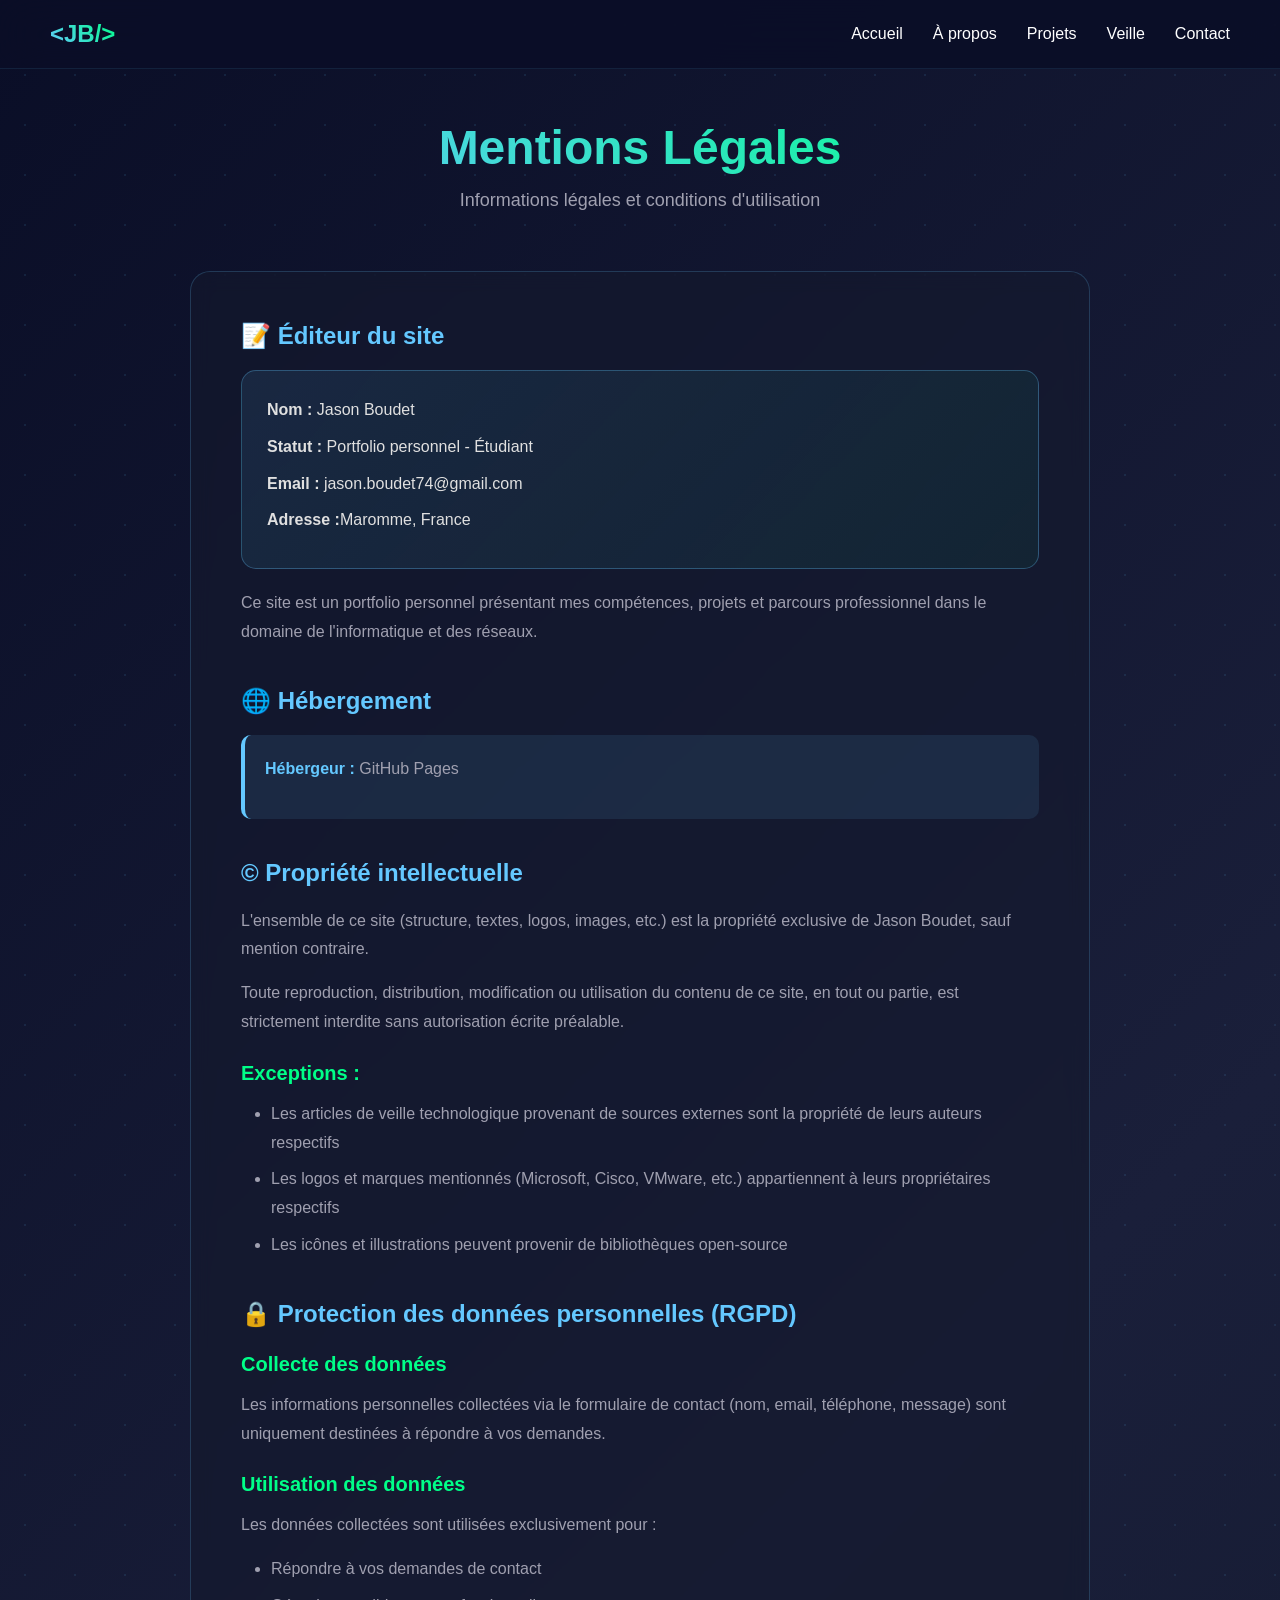
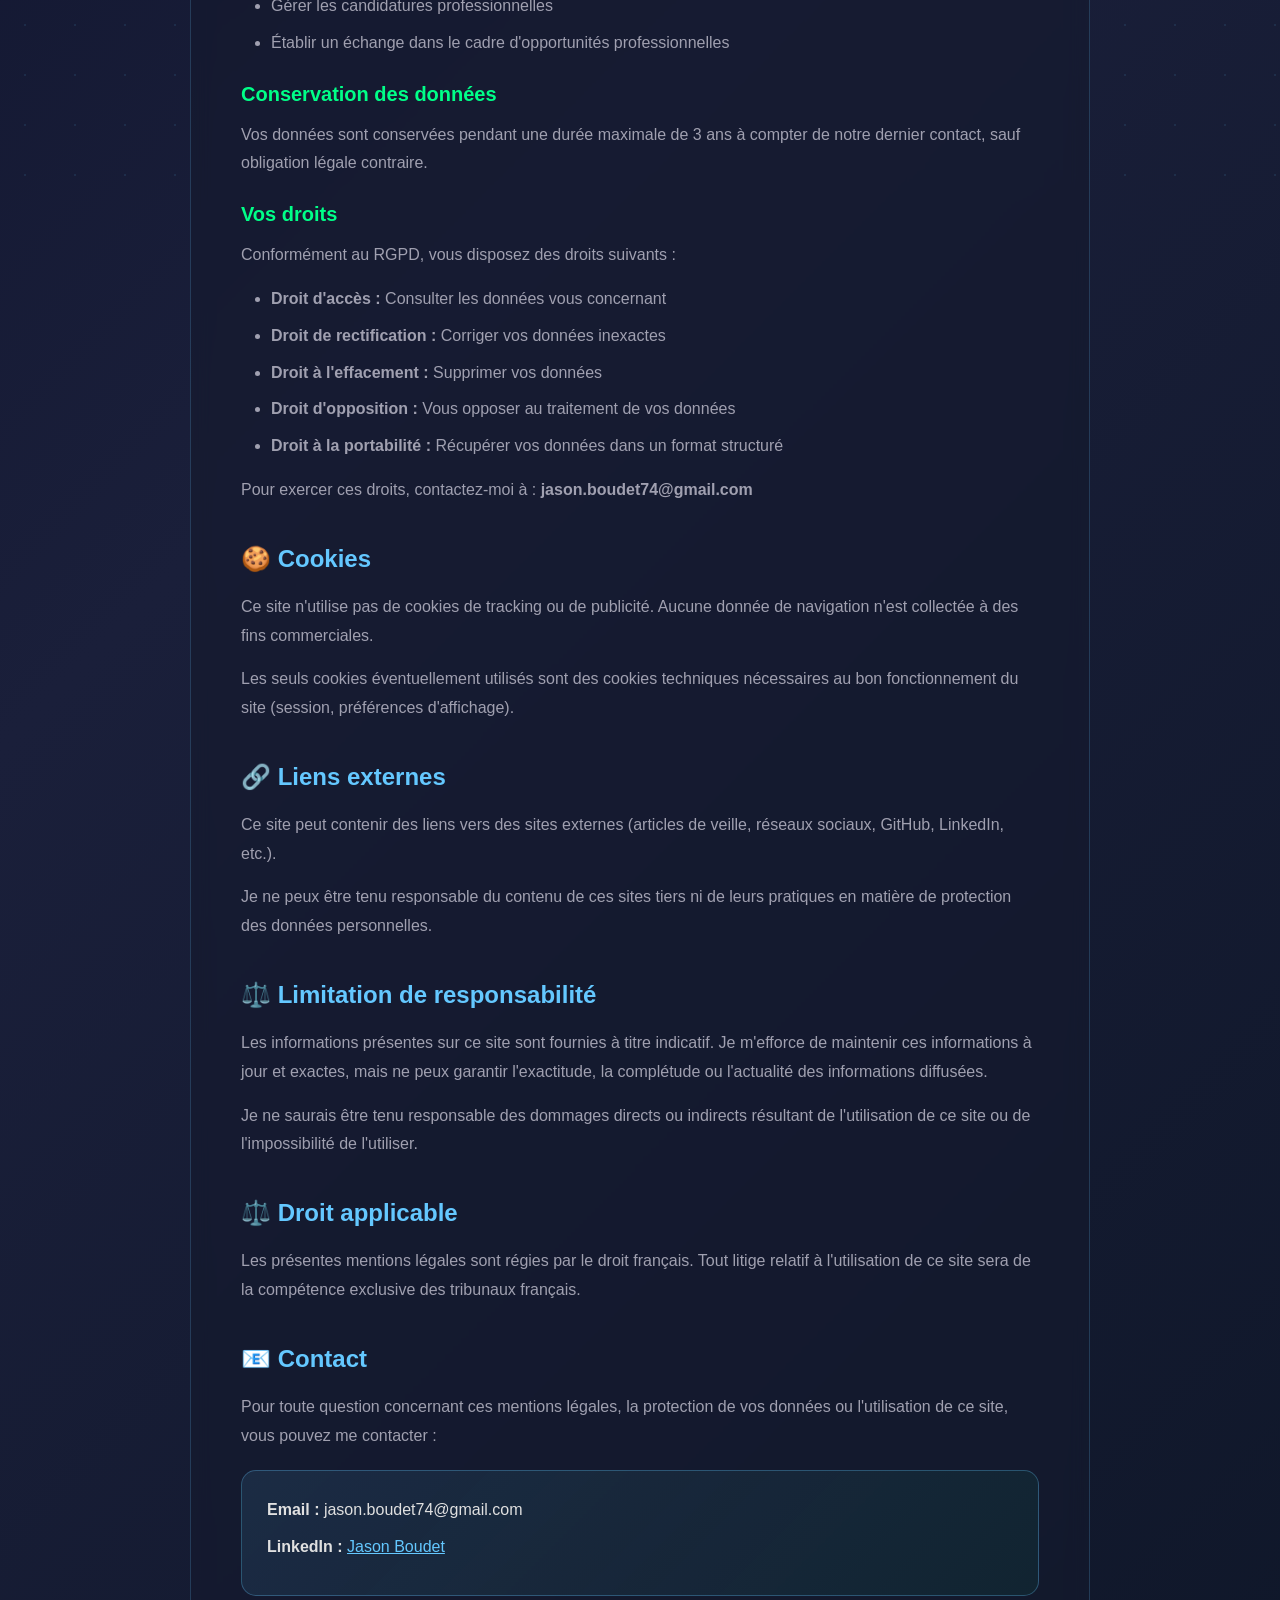
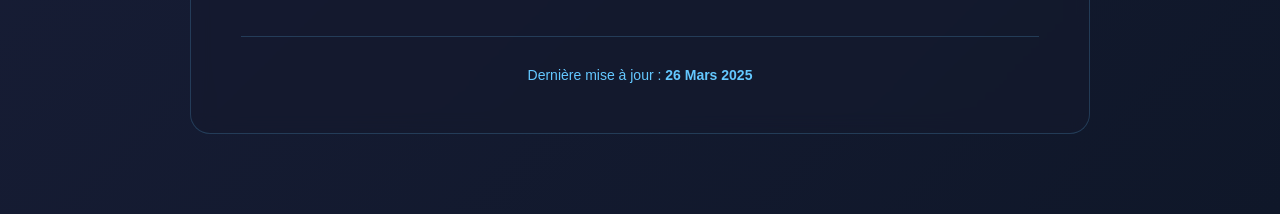
<file: mentions_legales.html>
<!DOCTYPE html>
<html lang="fr">
<head>
    <meta charset="UTF-8">
    <meta name="viewport" content="width=device-width, initial-scale=1.0">
    <title>Mentions Légales - Jason Boudet</title>
    <style>
        * {
            margin: 0;
            padding: 0;
            box-sizing: border-box;
        }

        body {
            font-family: 'Segoe UI', Tahoma, Geneva, Verdana, sans-serif;
            background: linear-gradient(135deg, #0a0e27 0%, #1a1f3a 50%, #0f1729 100%);
            color: #fff;
            overflow-x: hidden;
        }

        /* Background */
        .bg-animation {
            position: fixed;
            top: 0;
            left: 0;
            width: 100%;
            height: 100%;
            z-index: 0;
        }

        .bg-animation::before {
            content: '';
            position: absolute;
            width: 200%;
            height: 200%;
            background: radial-gradient(circle, rgba(100, 200, 255, 0.1) 1px, transparent 1px);
            background-size: 50px 50px;
            animation: moveGrid 20s linear infinite;
        }

        @keyframes moveGrid {
            0% { transform: translate(0, 0); }
            100% { transform: translate(50px, 50px); }
        }

        /* Navigation */
        nav {
            position: fixed;
            top: 0;
            width: 100%;
            padding: 20px 50px;
            display: flex;
            justify-content: space-between;
            align-items: center;
            z-index: 1000;
            background: rgba(10, 14, 39, 0.9);
            backdrop-filter: blur(20px);
            border-bottom: 1px solid rgba(100, 200, 255, 0.1);
        }

        .logo {
            font-size: 24px;
            font-weight: bold;
            background: linear-gradient(45deg, #64c8ff, #00ff88);
            -webkit-background-clip: text;
            -webkit-text-fill-color: transparent;
            background-clip: text;
        }

        .nav-links {
            display: flex;
            gap: 30px;
            list-style: none;
        }

        .nav-links a {
            color: #fff;
            text-decoration: none;
            font-size: 16px;
            transition: all 0.3s;
            position: relative;
        }

        .nav-links a::after {
            content: '';
            position: absolute;
            bottom: -5px;
            left: 0;
            width: 0;
            height: 2px;
            background: linear-gradient(45deg, #64c8ff, #00ff88);
            transition: width 0.3s;
        }

        .nav-links a:hover::after {
            width: 100%;
        }

        /* Main Container */
        .main-container {
            position: relative;
            z-index: 1;
            padding: 120px 50px 80px;
            max-width: 1000px;
            margin: 0 auto;
        }

        /* Header */
        .page-header {
            text-align: center;
            margin-bottom: 60px;
            animation: fadeInDown 0.8s ease-out;
        }

        @keyframes fadeInDown {
            from {
                opacity: 0;
                transform: translateY(-30px);
            }
            to {
                opacity: 1;
                transform: translateY(0);
            }
        }

        .page-title {
            font-size: 48px;
            margin-bottom: 15px;
            background: linear-gradient(45deg, #64c8ff, #00ff88);
            -webkit-background-clip: text;
            -webkit-text-fill-color: transparent;
            background-clip: text;
        }

        .page-subtitle {
            font-size: 18px;
            color: #a0a0b0;
        }

        /* Content */
        .legal-content {
            background: rgba(20, 25, 45, 0.6);
            border: 1px solid rgba(100, 200, 255, 0.2);
            border-radius: 20px;
            padding: 50px;
            backdrop-filter: blur(10px);
            animation: fadeInUp 0.8s ease-out;
        }

        @keyframes fadeInUp {
            from {
                opacity: 0;
                transform: translateY(30px);
            }
            to {
                opacity: 1;
                transform: translateY(0);
            }
        }

        .legal-section {
            margin-bottom: 40px;
        }

        .legal-section:last-child {
            margin-bottom: 0;
        }

        .legal-section h2 {
            font-size: 24px;
            color: #64c8ff;
            margin-bottom: 20px;
            display: flex;
            align-items: center;
            gap: 12px;
        }

        .legal-section h3 {
            font-size: 20px;
            color: #00ff88;
            margin: 25px 0 15px;
        }

        .legal-section p {
            color: #a0a0b0;
            line-height: 1.8;
            margin-bottom: 15px;
        }

        .legal-section ul {
            color: #a0a0b0;
            line-height: 1.8;
            margin-left: 30px;
            margin-bottom: 15px;
        }

        .legal-section li {
            margin-bottom: 8px;
        }

        .info-box {
            background: rgba(100, 200, 255, 0.1);
            border-left: 4px solid #64c8ff;
            padding: 20px;
            border-radius: 10px;
            margin: 20px 0;
        }

        .info-box strong {
            color: #64c8ff;
        }

        .contact-info {
            background: linear-gradient(135deg, rgba(100, 200, 255, 0.1) 0%, rgba(0, 255, 136, 0.05) 100%);
            border: 1px solid rgba(100, 200, 255, 0.3);
            border-radius: 15px;
            padding: 25px;
            margin: 20px 0;
        }

        .contact-info p {
            margin-bottom: 8px;
            color: #e0e0e0;
        }

        .last-update {
            text-align: center;
            color: #64c8ff;
            font-size: 14px;
            margin-top: 40px;
            padding-top: 30px;
            border-top: 1px solid rgba(100, 200, 255, 0.2);
        }

        /* Responsive */
        @media (max-width: 768px) {
            .main-container {
                padding: 100px 30px 60px;
            }

            .page-title {
                font-size: 36px;
            }

            .legal-content {
                padding: 30px 20px;
            }

            nav {
                padding: 15px 30px;
            }

            .nav-links {
                gap: 15px;
            }

            .nav-links a {
                font-size: 14px;
            }
        }
    </style>
</head>
<body>
    <div class="bg-animation"></div>
    
    <nav>
        <div class="logo">&lt;JB/&gt;</div>
        <ul class="nav-links">
            <li><a href="index.html">Accueil</a></li>
            <li><a href="apropos.html">À propos</a></li>
            <li><a href="ppe.html">Projets</a></li>
            <li><a href="veille.html">Veille</a></li>
            <li><a href="contact.html">Contact</a></li>
        </ul>
    </nav>

    <div class="main-container">
        <div class="page-header">
            <h1 class="page-title">Mentions Légales</h1>
            <p class="page-subtitle">Informations légales et conditions d'utilisation</p>
        </div>

        <div class="legal-content">
            <!-- Éditeur du site -->
            <div class="legal-section">
                <h2>📝 Éditeur du site</h2>
                <div class="contact-info">
                    <p><strong>Nom :</strong> Jason Boudet</p>
                    <p><strong>Statut :</strong> Portfolio personnel - Étudiant</p>
                    <p><strong>Email :</strong> jason.boudet74@gmail.com</p>
                    <p><strong>Adresse :</strong>Maromme, France</p>
                </div>
                <p>
                    Ce site est un portfolio personnel présentant mes compétences, projets et 
                    parcours professionnel dans le domaine de l'informatique et des réseaux.
                </p>
            </div>

            <!-- Hébergement -->
            <div class="legal-section">
                <h2>🌐 Hébergement</h2>
                <div class="info-box">
                    <p><strong>Hébergeur :</strong> GitHub Pages</p>
                </div>
            </div>

            <!-- Propriété intellectuelle -->
            <div class="legal-section">
                <h2>©️ Propriété intellectuelle</h2>
                <p>
                    L'ensemble de ce site (structure, textes, logos, images, etc.) est la propriété 
                    exclusive de Jason Boudet, sauf mention contraire.
                </p>
                <p>
                    Toute reproduction, distribution, modification ou utilisation du contenu de ce 
                    site, en tout ou partie, est strictement interdite sans autorisation écrite préalable.
                </p>

                <h3>Exceptions :</h3>
                <ul>
                    <li>Les articles de veille technologique provenant de sources externes sont la propriété de leurs auteurs respectifs</li>
                    <li>Les logos et marques mentionnés (Microsoft, Cisco, VMware, etc.) appartiennent à leurs propriétaires respectifs</li>
                    <li>Les icônes et illustrations peuvent provenir de bibliothèques open-source</li>
                </ul>
            </div>

            <!-- Données personnelles -->
            <div class="legal-section">
                <h2>🔒 Protection des données personnelles (RGPD)</h2>
                
                <h3>Collecte des données</h3>
                <p>
                    Les informations personnelles collectées via le formulaire de contact 
                    (nom, email, téléphone, message) sont uniquement destinées à répondre à vos demandes.
                </p>

                <h3>Utilisation des données</h3>
                <p>Les données collectées sont utilisées exclusivement pour :</p>
                <ul>
                    <li>Répondre à vos demandes de contact</li>
                    <li>Gérer les candidatures professionnelles</li>
                    <li>Établir un échange dans le cadre d'opportunités professionnelles</li>
                </ul>

                <h3>Conservation des données</h3>
                <p>
                    Vos données sont conservées pendant une durée maximale de 3 ans à compter de 
                    notre dernier contact, sauf obligation légale contraire.
                </p>

                <h3>Vos droits</h3>
                <p>Conformément au RGPD, vous disposez des droits suivants :</p>
                <ul>
                    <li><strong>Droit d'accès :</strong> Consulter les données vous concernant</li>
                    <li><strong>Droit de rectification :</strong> Corriger vos données inexactes</li>
                    <li><strong>Droit à l'effacement :</strong> Supprimer vos données</li>
                    <li><strong>Droit d'opposition :</strong> Vous opposer au traitement de vos données</li>
                    <li><strong>Droit à la portabilité :</strong> Récupérer vos données dans un format structuré</li>
                </ul>
                <p>
                    Pour exercer ces droits, contactez-moi à : <strong>jason.boudet74@gmail.com</strong>
                </p>
            </div>

            <!-- Cookies -->
            <div class="legal-section">
                <h2>🍪 Cookies</h2>
                <p>
                    Ce site n'utilise pas de cookies de tracking ou de publicité. 
                    Aucune donnée de navigation n'est collectée à des fins commerciales.
                </p>
                <p>
                    Les seuls cookies éventuellement utilisés sont des cookies techniques nécessaires 
                    au bon fonctionnement du site (session, préférences d'affichage).
                </p>
            </div>

            <!-- Liens externes -->
            <div class="legal-section">
                <h2>🔗 Liens externes</h2>
                <p>
                    Ce site peut contenir des liens vers des sites externes (articles de veille, 
                    réseaux sociaux, GitHub, LinkedIn, etc.).
                </p>
                <p>
                    Je ne peux être tenu responsable du contenu de ces sites tiers ni de leurs 
                    pratiques en matière de protection des données personnelles.
                </p>
            </div>

            <!-- Responsabilité -->
            <div class="legal-section">
                <h2>⚖️ Limitation de responsabilité</h2>
                <p>
                    Les informations présentes sur ce site sont fournies à titre indicatif. 
                    Je m'efforce de maintenir ces informations à jour et exactes, mais ne peux 
                    garantir l'exactitude, la complétude ou l'actualité des informations diffusées.
                </p>
                <p>
                    Je ne saurais être tenu responsable des dommages directs ou indirects résultant 
                    de l'utilisation de ce site ou de l'impossibilité de l'utiliser.
                </p>
            </div>

            <!-- Droit applicable -->
            <div class="legal-section">
                <h2>⚖️ Droit applicable</h2>
                <p>
                    Les présentes mentions légales sont régies par le droit français. 
                    Tout litige relatif à l'utilisation de ce site sera de la compétence 
                    exclusive des tribunaux français.
                </p>
            </div>

            <!-- Contact -->
            <div class="legal-section">
                <h2>📧 Contact</h2>
                <p>
                    Pour toute question concernant ces mentions légales, la protection de vos 
                    données ou l'utilisation de ce site, vous pouvez me contacter :
                </p>
                <div class="contact-info">
                    <p><strong>Email :</strong> jason.boudet74@gmail.com</p>
                    <p><strong>LinkedIn :</strong> <a href="https://www.linkedin.com/in/jason-boudet-23380a167" style="color: #64c8ff;">Jason Boudet</a></p>
                </div>
            </div>

            <div class="last-update">
                Dernière mise à jour : <strong>26 Mars 2025</strong>
            </div>
        </div>
    </div>

    <script>
        // Animation navbar au scroll
        window.addEventListener('scroll', () => {
            const nav = document.querySelector('nav');
            if (window.pageYOffset > 100) {
                nav.style.background = 'rgba(10, 14, 39, 0.95)';
                nav.style.boxShadow = '0 5px 20px rgba(0, 0, 0, 0.3)';
            } else {
                nav.style.background = 'rgba(10, 14, 39, 0.9)';
                nav.style.boxShadow = 'none';
            }
        });
    </script>
</body>
</html>
</file>
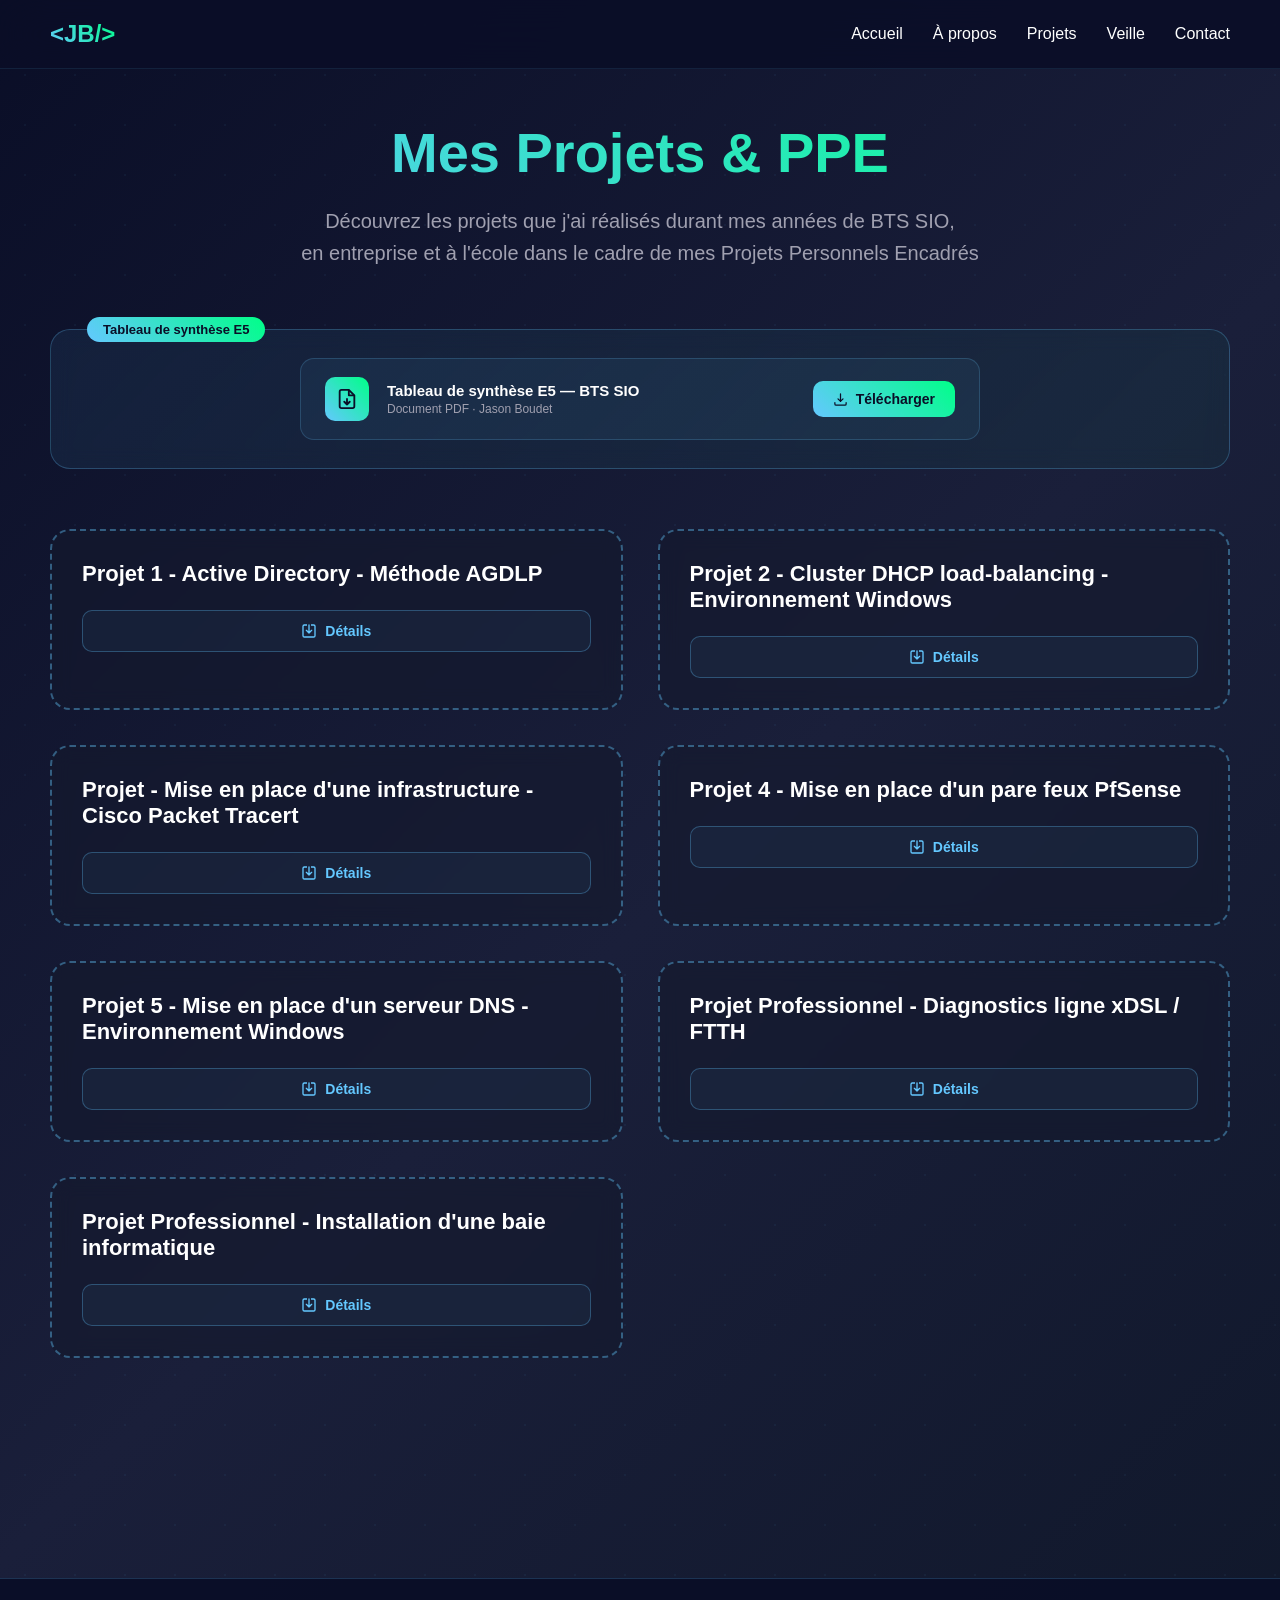
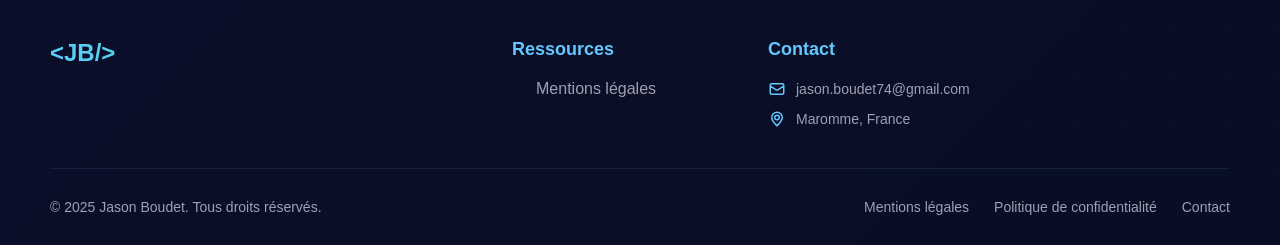
<file: ppe.html>
<!DOCTYPE html>
<html lang="fr">
<head>
    <meta charset="UTF-8">
    <meta name="viewport" content="width=device-width, initial-scale=1.0">
    <title>Projets - Jason Boudet</title>
    <link rel="stylesheet" href="index.css">
    <link rel="stylesheet" href="ppe.css">
</head>
<body>
    <div class="bg-animation"></div>
    
    <nav>
        <div class="logo">&lt;JB/&gt;</div>
        <ul class="nav-links">
            <li><a href="index.html">Accueil</a></li>
            <li><a href="apropos.html">À propos</a></li>
            <li><a href="ppe.html">Projets</a></li>
            <li><a href="veille.html">Veille</a></li>
            <li><a href="contact.html">Contact</a></li>
        </ul>
    </nav>
 
    <div class="main-container">
 
        <!-- Header -->
        <div class="page-header">
            <h1 class="page-title">Mes Projets & PPE</h1>
            <p class="page-subtitle">
                Découvrez les projets que j'ai réalisés durant mes années de BTS SIO,<br>
                en entreprise et à l'école dans le cadre de mes Projets Personnels Encadrés
            </p>
        </div>
 
        <!-- Section Tableau de synthèse E5 -->
        <div class="intro-section">
            <div class="intro-badge">Tableau de synthèse E5</div>
            <div class="intro-content">
                <div class="download-block">
                    <div class="download-icon">
                        <svg viewBox="0 0 24 24" fill="none" xmlns="http://www.w3.org/2000/svg">
                            <path d="M14 2H6C4.89543 2 4 2.89543 4 4V20C4 21.1046 4.89543 22 6 22H18C19.1046 22 20 21.1046 20 20V8L14 2Z" stroke="currentColor" stroke-width="2" stroke-linejoin="round"/>
                            <path d="M14 2V8H20" stroke="currentColor" stroke-width="2" stroke-linejoin="round"/>
                            <path d="M12 12V18M12 18L9 15M12 18L15 15" stroke="currentColor" stroke-width="2" stroke-linecap="round" stroke-linejoin="round"/>
                        </svg>
                    </div>
                    <div class="download-info">
                        <span class="download-title">Tableau de synthèse E5 — BTS SIO</span>
                        <span class="download-meta">Document PDF · Jason Boudet</span>
                    </div>
                    <a href="E5 - BOUDET Jason.pdf" download="Tableau_Synthese_E5_Jason_Boudet.pdf" class="download-btn">
                        <svg viewBox="0 0 24 24" fill="none" xmlns="http://www.w3.org/2000/svg">
                            <path d="M12 3V15M12 15L8 11M12 15L16 11" stroke="currentColor" stroke-width="2" stroke-linecap="round" stroke-linejoin="round"/>
                            <path d="M3 17V19C3 20.1046 3.89543 21 5 21H19C20.1046 21 21 20.1046 21 19V17" stroke="currentColor" stroke-width="2" stroke-linecap="round"/>
                        </svg>
                        Télécharger
                    </a>
                </div>
            </div>
        </div>
 
        <!-- Grille de projets -->
        <div class="projects-grid">
 
            <!-- Projet 1 -->
            <div class="project-card" data-category="school">
                <div class="project-content">
                    <div class="project-header">
                        <div>
                            <h3 class="project-title">Projet 1 - Active Directory - Méthode AGDLP</h3>
                        </div>
                    </div>
                    <div class="project-footer">
                        <a href="https://iecm064-my.sharepoint.com/:f:/g/personal/jason_boudet_mediaschool_me/IgCZuFQy6JJBQ722lliydfEVAZ70X2Xbcig73lX7LZhRGy8?e=Ld8t6B" class="project-btn">
                            <svg viewBox="0 0 24 24" fill="none" xmlns="http://www.w3.org/2000/svg">
                                <path d="M15 3H19C20.1046 3 21 3.89543 21 5V19C21 20.1046 20.1046 21 19 21H5C3.89543 21 3 20.1046 3 19V5C3 3.89543 3.89543 3 5 3H9" stroke="currentColor" stroke-width="2"/>
                                <path d="M12 3V15M12 15L8 11M12 15L16 11" stroke="currentColor" stroke-width="2" stroke-linecap="round" stroke-linejoin="round"/>
                            </svg>
                            Détails
                        </a>
                    </div>
                </div>
            </div>
 
            <!-- Projet 2 -->
            <div class="project-card" data-category="company">
                <div class="project-content">
                    <div class="project-header">
                        <div>
                            <h3 class="project-title">Projet 2 - Cluster DHCP load-balancing - Environnement Windows</h3>
                        </div>
                    </div>
                    <div class="project-footer">
                        <a href="https://iecm064-my.sharepoint.com/:f:/g/personal/jason_boudet_mediaschool_me/IgDnNqASkleYS46xe-hEmBwEAQGbEtWynkoasevlw-N8ejU?e=djF4Cg" class="project-btn">
                            <svg viewBox="0 0 24 24" fill="none" xmlns="http://www.w3.org/2000/svg">
                                <path d="M15 3H19C20.1046 3 21 3.89543 21 5V19C21 20.1046 20.1046 21 19 21H5C3.89543 21 3 20.1046 3 19V5C3 3.89543 3.89543 3 5 3H9" stroke="currentColor" stroke-width="2"/>
                                <path d="M12 3V15M12 15L8 11M12 15L16 11" stroke="currentColor" stroke-width="2" stroke-linecap="round" stroke-linejoin="round"/>
                            </svg>
                            Détails
                        </a>
                    </div>
                </div>
            </div>
 
            <!-- Projet 3 -->
            <div class="project-card" data-category="personal">
                <div class="project-content">
                    <div class="project-header">
                        <div>
                            <h3 class="project-title">Projet - Mise en place d'une infrastructure - Cisco Packet Tracert</h3>
                        </div>
                    </div>
                    <div class="project-footer">
                        <a href="https://iecm064-my.sharepoint.com/:f:/g/personal/jason_boudet_mediaschool_me/IgDz99Cj7-U7Q7kcNXCu-vBiAXP3_9hfJ7UWbdhcqCY8u7E?e=KEocl6" class="project-btn">
                            <svg viewBox="0 0 24 24" fill="none" xmlns="http://www.w3.org/2000/svg">
                                <path d="M15 3H19C20.1046 3 21 3.89543 21 5V19C21 20.1046 20.1046 21 19 21H5C3.89543 21 3 20.1046 3 19V5C3 3.89543 3.89543 3 5 3H9" stroke="currentColor" stroke-width="2"/>
                                <path d="M12 3V15M12 15L8 11M12 15L16 11" stroke="currentColor" stroke-width="2" stroke-linecap="round" stroke-linejoin="round"/>
                            </svg>
                            Détails
                        </a>
                    </div>
                </div>
            </div>
 
            <!-- Projet 4 -->
            <div class="project-card" data-category="personal">
                <div class="project-content">
                    <div class="project-header">
                        <div>
                            <h3 class="project-title">Projet 4 - Mise en place d'un pare feux PfSense</h3>
                        </div>
                    </div>
                    <div class="project-footer">
                        <a href="https://iecm064-my.sharepoint.com/:f:/g/personal/jason_boudet_mediaschool_me/IgBuRxKtzIbGRKTxqqsDGnIkAVv1ZRw-Xb9fPDiXGsFh9Zc?e=K8y0gF" class="project-btn">
                            <svg viewBox="0 0 24 24" fill="none" xmlns="http://www.w3.org/2000/svg">
                                <path d="M15 3H19C20.1046 3 21 3.89543 21 5V19C21 20.1046 20.1046 21 19 21H5C3.89543 21 3 20.1046 3 19V5C3 3.89543 3.89543 3 5 3H9" stroke="currentColor" stroke-width="2"/>
                                <path d="M12 3V15M12 15L8 11M12 15L16 11" stroke="currentColor" stroke-width="2" stroke-linecap="round" stroke-linejoin="round"/>
                            </svg>
                            Détails
                        </a>
                    </div>
                </div>
            </div>
 
            <!-- Projet 5 -->
            <div class="project-card" data-category="personal">
                <div class="project-content">
                    <div class="project-header">
                        <div>
                            <h3 class="project-title">Projet 5 - Mise en place d'un serveur DNS - Environnement Windows</h3>
                        </div>
                    </div>
                    <div class="project-footer">
                        <a href="https://iecm064-my.sharepoint.com/:f:/g/personal/jason_boudet_mediaschool_me/IgB_c4QoJMJtRq7YyH5fYUlvAQcPekZMtjnUjaiWiQLsOCM?e=CIa6LV" class="project-btn">
                            <svg viewBox="0 0 24 24" fill="none" xmlns="http://www.w3.org/2000/svg">
                                <path d="M15 3H19C20.1046 3 21 3.89543 21 5V19C21 20.1046 20.1046 21 19 21H5C3.89543 21 3 20.1046 3 19V5C3 3.89543 3.89543 3 5 3H9" stroke="currentColor" stroke-width="2"/>
                                <path d="M12 3V15M12 15L8 11M12 15L16 11" stroke="currentColor" stroke-width="2" stroke-linecap="round" stroke-linejoin="round"/>
                            </svg>
                            Détails
                        </a>
                    </div>
                </div>
            </div>
 
            <!-- Projet 6 -->
            <div class="project-card" data-category="personal">
                <div class="project-content">
                    <div class="project-header">
                        <div>
                            <h3 class="project-title">Projet Professionnel - Diagnostics ligne xDSL / FTTH</h3>
                        </div>
                    </div>
                    <div class="project-footer">
                        <a href="#" class="project-btn">
                            <svg viewBox="0 0 24 24" fill="none" xmlns="http://www.w3.org/2000/svg">
                                <path d="M15 3H19C20.1046 3 21 3.89543 21 5V19C21 20.1046 20.1046 21 19 21H5C3.89543 21 3 20.1046 3 19V5C3 3.89543 3.89543 3 5 3H9" stroke="currentColor" stroke-width="2"/>
                                <path d="M12 3V15M12 15L8 11M12 15L16 11" stroke="currentColor" stroke-width="2" stroke-linecap="round" stroke-linejoin="round"/>
                            </svg>
                            Détails
                        </a>
                    </div>
                </div>
            </div>
 
            <!-- Projet 7 -->
            <div class="project-card" data-category="personal">
                <div class="project-content">
                    <div class="project-header">
                        <div>
                            <h3 class="project-title">Projet Professionnel - Installation d'une baie informatique</h3>
                        </div>
                    </div>
                    <div class="project-footer">
                        <a href="#" class="project-btn">
                            <svg viewBox="0 0 24 24" fill="none" xmlns="http://www.w3.org/2000/svg">
                                <path d="M15 3H19C20.1046 3 21 3.89543 21 5V19C21 20.1046 20.1046 21 19 21H5C3.89543 21 3 20.1046 3 19V5C3 3.89543 3.89543 3 5 3H9" stroke="currentColor" stroke-width="2"/>
                                <path d="M12 3V15M12 15L8 11M12 15L16 11" stroke="currentColor" stroke-width="2" stroke-linecap="round" stroke-linejoin="round"/>
                            </svg>
                            Détails
                        </a>
                    </div>
                </div>
            </div>
 
        </div>
    </div>
 <!-- FOOTER À AJOUTER AVANT </body> SUR TOUTES LES PAGES -->

<style>
/* Footer Styles */
.footer {
    position: relative;
    z-index: 1;
    background: rgba(10, 14, 39, 0.95);
    border-top: 1px solid rgba(100, 200, 255, 0.2);
    padding: 60px 50px 30px;
    margin-top: 80px;
}

.footer-container {
    max-width: 1400px;
    margin: 0 auto;
}

.footer-content {
    display: grid;
    grid-template-columns: 2fr 1fr 1fr 1fr;
    gap: 50px;
    margin-bottom: 40px;
}

.footer-about h3 {
    font-size: 24px;
    margin-bottom: 15px;
    background: linear-gradient(45deg, #64c8ff, #00ff88);
    -webkit-background-clip: text;
    -webkit-text-fill-color: transparent;
    background-clip: text;
}

.footer-about p {
    color: #a0a0b0;
    line-height: 1.8;
    margin-bottom: 20px;
}

.footer-social {
    display: flex;
    gap: 15px;
    margin-top: 20px;
}

.social-link {
    width: 45px;
    height: 45px;
    background: rgba(100, 200, 255, 0.1);
    border: 1px solid rgba(100, 200, 255, 0.3);
    border-radius: 10px;
    display: flex;
    align-items: center;
    justify-content: center;
    transition: all 0.3s;
    text-decoration: none;
}

.social-link:hover {
    background: linear-gradient(45deg, #64c8ff, #00ff88);
    border-color: transparent;
    transform: translateY(-3px);
}

.social-link:hover svg {
    color: #0a0e27;
}

.social-link svg {
    width: 22px;
    height: 22px;
    color: #64c8ff;
    transition: color 0.3s;
}

.footer-section h4 {
    font-size: 18px;
    color: #64c8ff;
    margin-bottom: 20px;
}

.footer-links {
    list-style: none;
}

.footer-links li {
    margin-bottom: 12px;
}

.footer-links a {
    color: #a0a0b0;
    text-decoration: none;
    transition: all 0.3s;
    display: flex;
    align-items: center;
    gap: 8px;
}

.footer-links a:hover {
    color: #64c8ff;
    transform: translateX(5px);
}

.footer-links a::before {
    content: '→';
    color: #64c8ff;
    opacity: 0;
    transition: opacity 0.3s;
}

.footer-links a:hover::before {
    opacity: 1;
}

.footer-contact-info {
    display: flex;
    flex-direction: column;
    gap: 12px;
}

.footer-contact-item {
    display: flex;
    align-items: center;
    gap: 10px;
    color: #a0a0b0;
    font-size: 14px;
}

.footer-contact-item svg {
    width: 18px;
    height: 18px;
    color: #64c8ff;
    flex-shrink: 0;
}

.footer-contact-item a {
    color: #a0a0b0;
    text-decoration: none;
    transition: color 0.3s;
}

.footer-contact-item a:hover {
    color: #64c8ff;
}

.footer-bottom {
    padding-top: 30px;
    border-top: 1px solid rgba(100, 200, 255, 0.1);
    display: flex;
    justify-content: space-between;
    align-items: center;
    flex-wrap: wrap;
    gap: 20px;
}

.footer-copyright {
    color: #a0a0b0;
    font-size: 14px;
}

.footer-legal {
    display: flex;
    gap: 25px;
}

.footer-legal a {
    color: #a0a0b0;
    text-decoration: none;
    font-size: 14px;
    transition: color 0.3s;
}

.footer-legal a:hover {
    color: #64c8ff;
}

.back-to-top {
    position: fixed;
    bottom: 30px;
    right: 30px;
    width: 50px;
    height: 50px;
    background: linear-gradient(45deg, #64c8ff, #00ff88);
    border: none;
    border-radius: 50%;
    display: flex;
    align-items: center;
    justify-content: center;
    cursor: pointer;
    opacity: 0;
    visibility: hidden;
    transition: all 0.3s;
    z-index: 999;
    box-shadow: 0 5px 20px rgba(100, 200, 255, 0.4);
}

.back-to-top.visible {
    opacity: 1;
    visibility: visible;
}

.back-to-top:hover {
    transform: translateY(-5px);
    box-shadow: 0 10px 30px rgba(100, 200, 255, 0.6);
}

.back-to-top svg {
    width: 24px;
    height: 24px;
    color: #0a0e27;
}

/* Responsive */
@media (max-width: 968px) {
    .footer {
        padding: 40px 30px 20px;
    }

    .footer-content {
        grid-template-columns: 1fr;
        gap: 40px;
    }

    .footer-bottom {
        flex-direction: column;
        text-align: center;
    }

    .footer-legal {
        flex-direction: column;
        gap: 10px;
    }
}
</style>

<!-- FOOTER HTML -->
<footer class="footer">
    <div class="footer-container">
        <div class="footer-content">
            <!-- À propos -->
            <div class="footer-about">
                <h3>&lt;JB/&gt;</h3>
            </div>

            <!-- Ressources -->
            <div class="footer-section">
                <h4>Ressources</h4>
                <ul class="footer-links">
                    <li><a href="mentions_legales.html">Mentions légales</a></li>
                </ul>
            </div>

            <!-- Contact -->
            <div class="footer-section">
                <h4>Contact</h4>
                <div class="footer-contact-info">
                    <div class="footer-contact-item">
                        <svg viewBox="0 0 24 24" fill="none" xmlns="http://www.w3.org/2000/svg">
                            <path d="M3 8L10.89 13.26C11.5334 13.672 12.4666 13.672 13.11 13.26L21 8M5 19H19C20.1046 19 21 18.1046 21 17V7C21 5.89543 20.1046 5 19 5H5C3.89543 5 3 5.89543 3 7V17C3 18.1046 3.89543 19 5 19Z" stroke="currentColor" stroke-width="2"/>
                        </svg>
                        <a href="mailto:jason.boudet74@gmail.com">jason.boudet74@gmail.com</a>
                    </div>
                    <div class="footer-contact-item">
                        <svg viewBox="0 0 24 24" fill="none" xmlns="http://www.w3.org/2000/svg">
                            <path d="M12 21C15.5 17.4 19 14.1764 19 10.2C19 6.22355 15.866 3 12 3C8.13401 3 5 6.22355 5 10.2C5 14.1764 8.5 17.4 12 21Z" stroke="currentColor" stroke-width="2"/>
                            <circle cx="12" cy="10" r="3" stroke="currentColor" stroke-width="2"/>
                        </svg>
                        <span>Maromme, France</span>
                    </div>
                </div>
            </div>
        </div>

        <!-- Footer Bottom -->
        <div class="footer-bottom">
            <div class="footer-copyright">
                © 2025 Jason Boudet. Tous droits réservés.
            </div>
            <div class="footer-legal">
                <a href="mentions_legales.html">Mentions légales</a>
                <a href="mentions_legales.html#rgpd">Politique de confidentialité</a>
                <a href="contact.html">Contact</a>
            </div>
        </div>
    </div>
</footer>

<!-- Bouton retour en haut -->
<button class="back-to-top" id="backToTop" title="Retour en haut">
    <svg viewBox="0 0 24 24" fill="none" xmlns="http://www.w3.org/2000/svg">
        <path d="M12 19V5M12 5L5 12M12 5L19 12" stroke="currentColor" stroke-width="2" stroke-linecap="round" stroke-linejoin="round"/>
    </svg>
</button>

<script>
// Bouton retour en haut
const backToTopBtn = document.getElementById('backToTop');

window.addEventListener('scroll', () => {
    if (window.pageYOffset > 300) {
        backToTopBtn.classList.add('visible');
    } else {
        backToTopBtn.classList.remove('visible');
    }
});

backToTopBtn.addEventListener('click', () => {
    window.scrollTo({
        top: 0,
        behavior: 'smooth'
    });
});
</script>
</body>
</html>
</file>
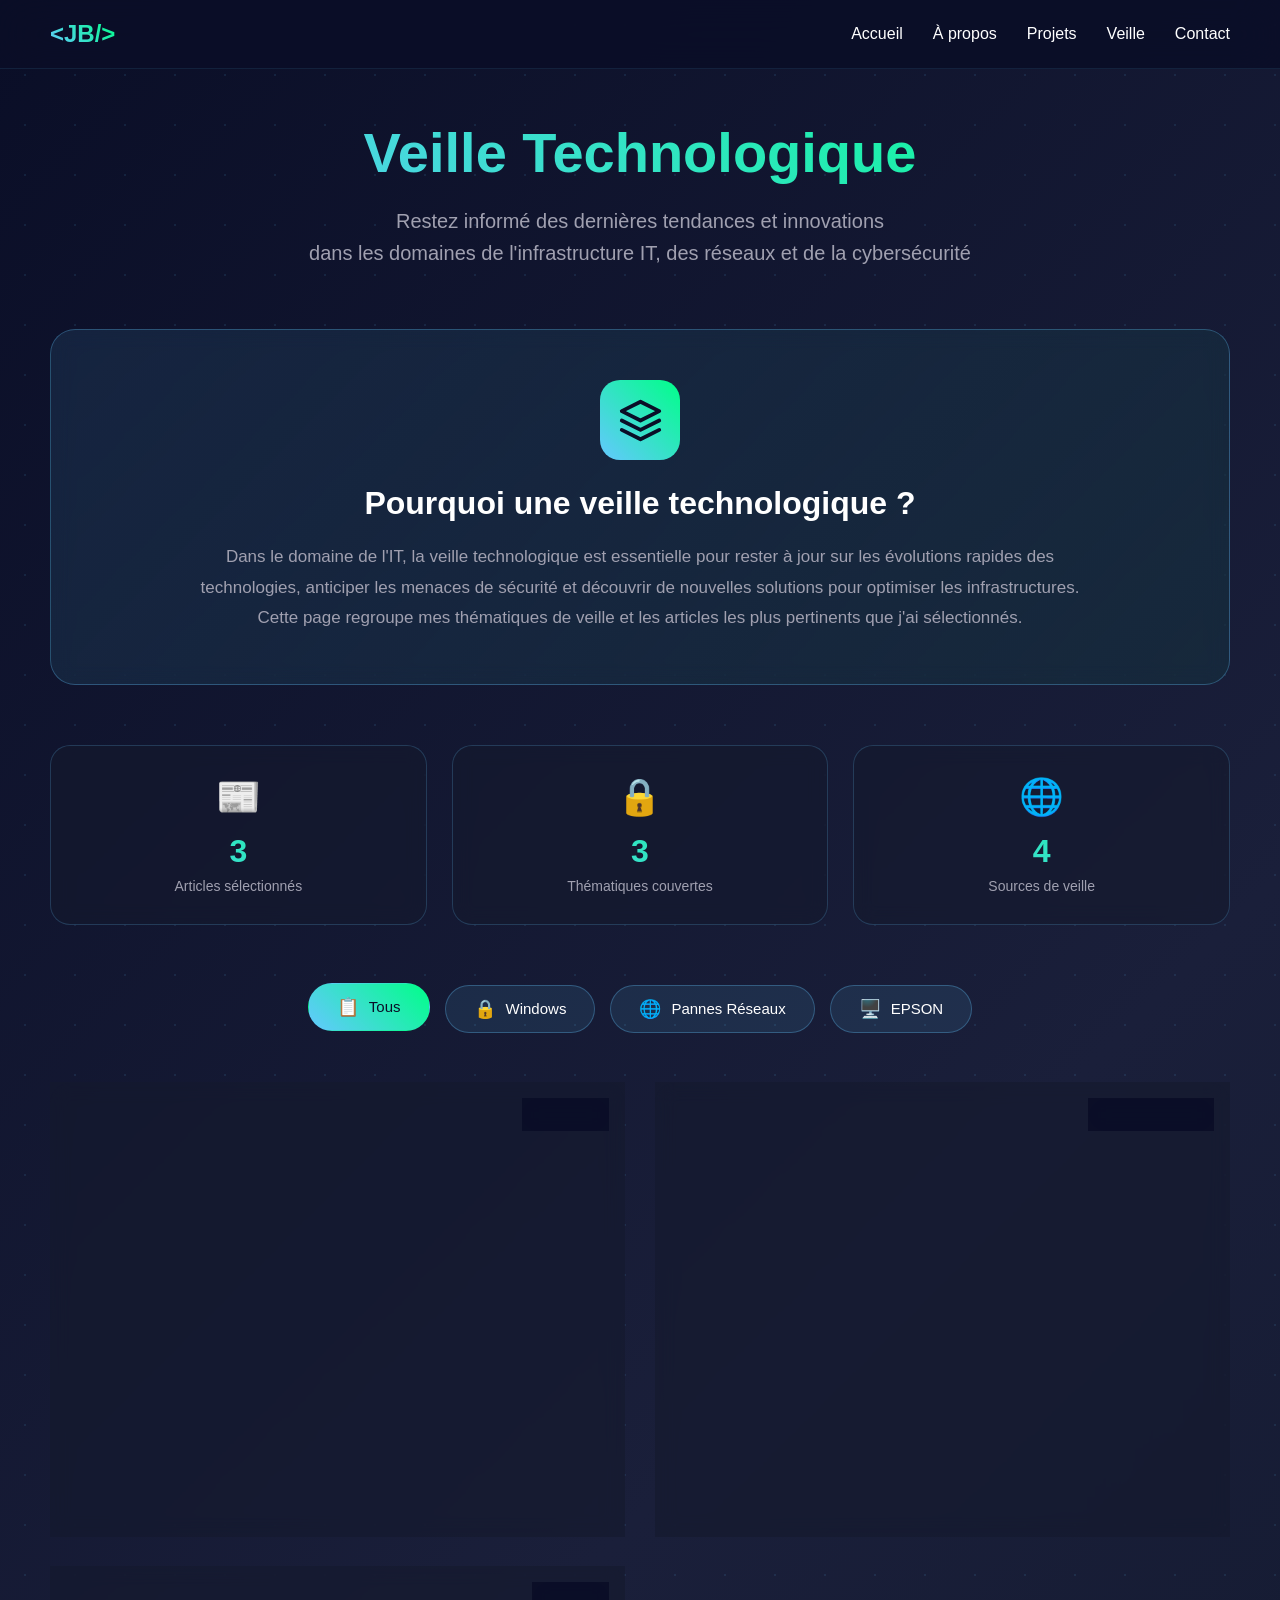
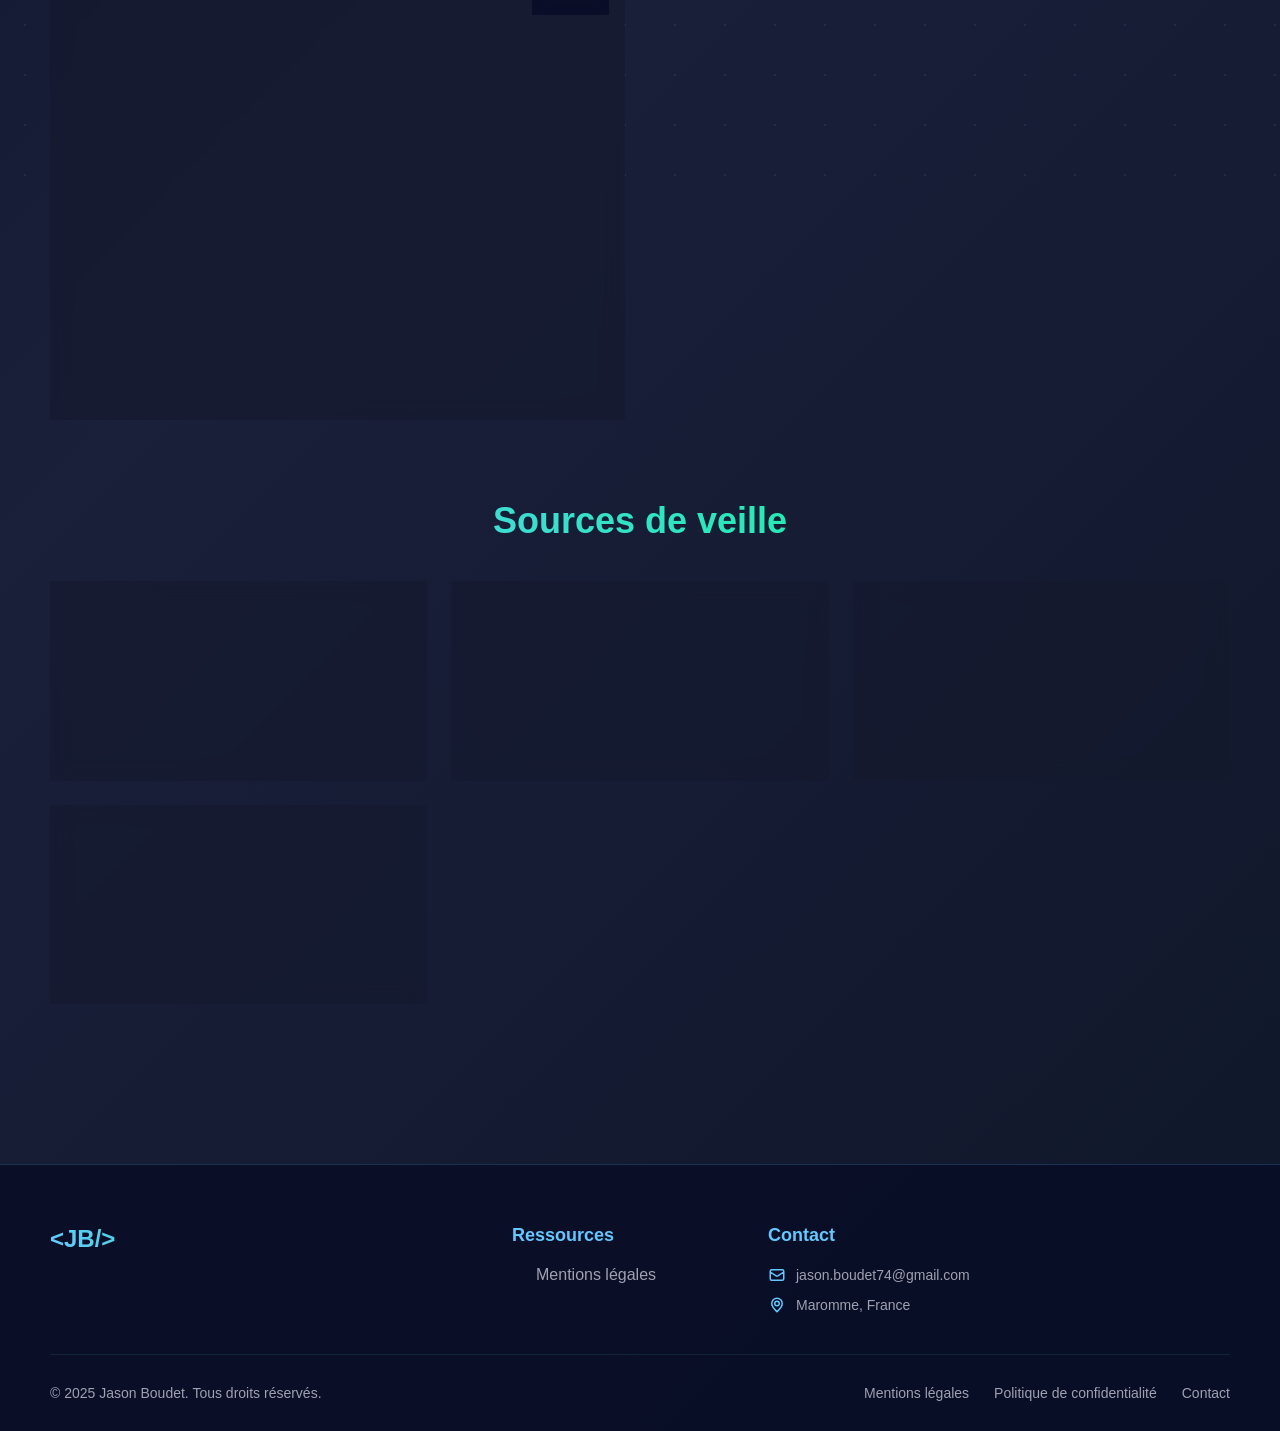
<file: veille.html>
<!DOCTYPE html>
<html lang="fr">
<head>
    <meta charset="UTF-8">
    <meta name="viewport" content="width=device-width, initial-scale=1.0">
    <title>Veille Technologique - Jason Boudet</title>
    <link rel="stylesheet" href="veille.css">
</head>
<body>
    <div class="bg-animation"></div>

    <nav>
        <div class="logo">&lt;JB/&gt;</div>
        <ul class="nav-links">
            <li><a href="index.html">Accueil</a></li>
            <li><a href="apropos.html">À propos</a></li>
            <li><a href="ppe.html">Projets</a></li>
            <li><a href="veille.html">Veille</a></li>
            <li><a href="contact.html">Contact</a></li>
        </ul>
    </nav>

    <div class="main-container">

        <!-- Header -->
        <div class="page-header">
            <h1 class="page-title">Veille Technologique</h1>
            <p class="page-subtitle">
                Restez informé des dernières tendances et innovations<br>
                dans les domaines de l'infrastructure IT, des réseaux et de la cybersécurité
            </p>
        </div>

        <!-- Introduction -->
        <div class="intro-section">
            <div class="intro-icon">
                <svg viewBox="0 0 24 24" fill="none" xmlns="http://www.w3.org/2000/svg">
                    <path d="M12 2L2 7L12 12L22 7L12 2Z" stroke="currentColor" stroke-width="2" stroke-linejoin="round"/>
                    <path d="M2 17L12 22L22 17" stroke="currentColor" stroke-width="2" stroke-linecap="round" stroke-linejoin="round"/>
                    <path d="M2 12L12 17L22 12" stroke="currentColor" stroke-width="2" stroke-linecap="round" stroke-linejoin="round"/>
                </svg>
            </div>
            <h2>Pourquoi une veille technologique ?</h2>
            <p>
                Dans le domaine de l'IT, la veille technologique est essentielle pour rester à jour
                sur les évolutions rapides des technologies, anticiper les menaces de sécurité et
                découvrir de nouvelles solutions pour optimiser les infrastructures. Cette page regroupe
                mes thématiques de veille et les articles les plus pertinents que j'ai sélectionnés.
            </p>
        </div>

        <!-- Stats -->
        <div class="stats-container">
            <div class="stat-box">
                <div class="stat-icon">📰</div>
                <div class="stat-number">3</div>
                <div class="stat-label">Articles sélectionnés</div>
            </div>
            <div class="stat-box">
                <div class="stat-icon">🔒</div>
                <div class="stat-number">3</div>
                <div class="stat-label">Thématiques couvertes</div>
            </div>
            <div class="stat-box">
                <div class="stat-icon">🌐</div>
                <div class="stat-number">4</div>
                <div class="stat-label">Sources de veille</div>
            </div>
        </div>

        <!-- Filtres -->
        <div class="filters-section">
            <button class="filter-btn active" onclick="filterArticles('all', this)">
                <span class="filter-icon">📋</span> Tous
            </button>
            <button class="filter-btn" onclick="filterArticles('cybersecurite', this)">
                <span class="filter-icon">🔒</span> Windows
            </button>
            <button class="filter-btn" onclick="filterArticles('reseau', this)">
                <span class="filter-icon">🌐</span> Pannes Réseaux
            </button>
            <button class="filter-btn" onclick="filterArticles('active-directory', this)">
                <span class="filter-icon">🖥️</span> EPSON
            </button>
        </div>

        <!-- Articles -->
        <div class="articles-container" id="articlesContainer">

            <!-- Article 1 -->
            <div class="article-card" data-category="cybersecurite">
                <div class="article-image">
                    <div class="article-image-placeholder">
                        <svg viewBox="0 0 24 24" fill="none" xmlns="http://www.w3.org/2000/svg">
                            <path d="M12 22s8-4 8-10V5l-8-3-8 3v7c0 6 8 10 8 10z" stroke="currentColor" stroke-width="2" stroke-linejoin="round"/>
                            <path d="M9 12l2 2 4-4" stroke="currentColor" stroke-width="2" stroke-linecap="round" stroke-linejoin="round"/>
                        </svg>
                    </div>
                    <span class="article-category-badge">Windows</span>
                </div>
                <div class="article-content">
                    <div class="article-header">
                        <div class="article-date">
                            <svg viewBox="0 0 24 24" fill="none" xmlns="http://www.w3.org/2000/svg">
                                <rect x="3" y="4" width="18" height="18" rx="2" stroke="currentColor" stroke-width="2"/>
                                <path d="M16 2v4M8 2v4M3 10h18" stroke="currentColor" stroke-width="2" stroke-linecap="round"/>
                            </svg>
                            Avril 2026
                        </div>
                        <h3 class="article-title">
                            <a target="_blank" rel="noopener noreferrer">
                                Suivi Windows
                            </a>
                        </h3>
                    </div>
                    <p class="article-description">
                        Guide pratique pour identifier et appliquer les nouveautés Windows d'avril 2026 utiles aux techniciens informatiques.
                    </p>
                    <div class="article-tags">
                        <span class="tag">Ransomware</span>
                        <span class="tag">VMware</span>
                        <span class="tag">ESXi</span>
                    </div>
                    <div class="article-footer">
                       <a href="Veille Windows.pdf" download="Veille Windows.pdf" target="_blank" rel="noopener noreferrer" class="download-btn">
                            <svg viewBox="0 0 24 24" fill="none" xmlns="http://www.w3.org/2000/svg" style="width:16px;height:16px;flex-shrink:0"><circle cx="11" cy="11" r="8" stroke="currentColor" stroke-width="2"/><path d="M21 21L16.65 16.65" stroke="currentColor" stroke-width="2" stroke-linecap="round"/></svg>
                            Rapport téléchargeable
                        </a>
                    </div>
                </div>
            </div>

            <!-- Article 2 -->
            <div class="article-card" data-category="reseau">
                <div class="article-image">
                    <div class="article-image-placeholder">
                        <svg viewBox="0 0 24 24" fill="none" xmlns="http://www.w3.org/2000/svg">
                            <circle cx="12" cy="5" r="2" stroke="currentColor" stroke-width="2"/>
                            <circle cx="5" cy="19" r="2" stroke="currentColor" stroke-width="2"/>
                            <circle cx="19" cy="19" r="2" stroke="currentColor" stroke-width="2"/>
                            <path d="M12 7v4M12 11l-5 6M12 11l5 6" stroke="currentColor" stroke-width="2" stroke-linecap="round"/>
                        </svg>
                    </div>
                    <span class="article-category-badge">Pannes réseaux</span>
                </div>
                <div class="article-content">
                    <div class="article-header">
                        <div class="article-date">
                            <svg viewBox="0 0 24 24" fill="none" xmlns="http://www.w3.org/2000/svg">
                                <rect x="3" y="4" width="18" height="18" rx="2" stroke="currentColor" stroke-width="2"/>
                                <path d="M16 2v4M8 2v4M3 10h18" stroke="currentColor" stroke-width="2" stroke-linecap="round"/>
                            </svg>
                            Avril 2026
                        </div>
                        <h3 class="article-title">
                            <a>
                                Suivi panne réseaux
                            </a>
                        </h3>
                    </div>
                    <p class="article-description">
                        Guide pratique pour détecter et analyser les principales pannes réseau survenues en France et dans le monde au cours du mois d'avril 2026.
                    </p>
                    <div class="article-tags">
                        <span class="tag">Internet</span>
                        <span class="tag">Pannes</span>
                        <span class="tag">France</span>
                    </div>
                    <div class="article-footer">
                        <a href="Pannes réseaux.pdf" download="Veille Pannes.pdf" target="_blank" rel="noopener noreferrer" class="download-btn">
                            <svg viewBox="0 0 24 24" fill="none" xmlns="http://www.w3.org/2000/svg" style="width:16px;height:16px;flex-shrink:0"><circle cx="11" cy="11" r="8" stroke="currentColor" stroke-width="2"/><path d="M21 21L16.65 16.65" stroke="currentColor" stroke-width="2" stroke-linecap="round"/></svg>
                            Rapport téléchargeable
                        </a>
                    </div>
                </div>
            </div>

            <!-- Article 3 -->
            <div class="article-card" data-category="active-directory">
                <div class="article-image">
                    <div class="article-image-placeholder">
                        <svg viewBox="0 0 24 24" fill="none" xmlns="http://www.w3.org/2000/svg">
                            <rect x="2" y="3" width="20" height="14" rx="2" stroke="currentColor" stroke-width="2"/>
                            <path d="M8 21h8M12 17v4" stroke="currentColor" stroke-width="2" stroke-linecap="round"/>
                            <path d="M7 8h10M7 11h6" stroke="currentColor" stroke-width="2" stroke-linecap="round"/>
                        </svg>
                    </div>
                    <span class="article-category-badge">EPSON</span>
                </div>
                <div class="article-content">
                    <div class="article-header">
                        <div class="article-date">
                            <svg viewBox="0 0 24 24" fill="none" xmlns="http://www.w3.org/2000/svg">
                                <rect x="3" y="4" width="18" height="18" rx="2" stroke="currentColor" stroke-width="2"/>
                                <path d="M16 2v4M8 2v4M3 10h18" stroke="currentColor" stroke-width="2" stroke-linecap="round"/>
                            </svg>
                            Avril 2026
                        </div>
                        <h3 class="article-title">
                            <a>
                                Suivi EPSON Avril 
                            </a>
                        </h3>
                    </div>
                    <p class="article-description">
                        Guide pratique pour identifier et exploiter les informations Epson utiles aux revendeurs et techniciens informatiques au cours du mois d'avril 2026.
                    </p>
                    <div class="article-tags">
                        <span class="tag">EPSON</span>
                        <span class="tag">Imprimantes</span>
                    </div>
                    <div class="article-footer">
                        <a href="Veille Epson.pdf" download="Veille Epson.pdf" target="_blank" rel="noopener noreferrer" class="download-btn">
                            <svg viewBox="0 0 24 24" fill="none" xmlns="http://www.w3.org/2000/svg" style="width:16px;height:16px;flex-shrink:0"><circle cx="11" cy="11" r="8" stroke="currentColor" stroke-width="2"/><path d="M21 21L16.65 16.65" stroke="currentColor" stroke-width="2" stroke-linecap="round"/></svg>
                            Rapport téléchargeable
                        </a>
                    </div>
                </div>
            </div>

        </div>

        <!-- Message aucun article -->
        <div class="no-articles" id="noArticles" style="display:none;">
            <svg viewBox="0 0 24 24" fill="none" xmlns="http://www.w3.org/2000/svg">
                <circle cx="11" cy="11" r="8" stroke="currentColor" stroke-width="2"/>
                <path d="M21 21L16.65 16.65" stroke="currentColor" stroke-width="2" stroke-linecap="round"/>
            </svg>
            <h3>Aucun article trouvé</h3>
            <p>Essayez un autre filtre ou consultez tous les articles</p>
        </div>

        <!-- Sources de veille -->
        <div class="faq-section">
            <h2>Sources de veille</h2>
            <div class="sources-grid">
                <div class="source-card">
                    <div class="source-icon">🌐</div>
                    <h3>Sites spécialisés</h3>
                    <p>It-Connect, Le Monde Informatique, Microsoft</p>
                </div>
                <div class="source-card">
                    <div class="source-icon">📱</div>
                    <h3>Réseaux sociaux</h3>
                    <p>LinkedIn, Reddit (r/sysadmin)</p>
                </div>
                <div class="source-card">
                    <div class="source-icon">📰</div>
                    <h3>Newsletters</h3>
                    <p>Epson</p>
                </div>
                <div class="source-card">
                    <div class="source-icon">✨</div>
                    <h3>Agents IA</h3>
                    <p>Perplexity</p>
                </div>
            </div>
        </div>

    </div>

    <script>
        function filterArticles(category, btn) {
            // Mise à jour bouton actif
            document.querySelectorAll('.filter-btn').forEach(b => b.classList.remove('active'));
            btn.classList.add('active');

            const cards = document.querySelectorAll('.article-card');
            let visible = 0;

            cards.forEach(card => {
                if (category === 'all' || card.dataset.category === category) {
                    card.style.display = '';
                    visible++;
                } else {
                    card.style.display = 'none';
                }
            });

            document.getElementById('noArticles').style.display = visible === 0 ? 'block' : 'none';
        }
    </script>
<!-- FOOTER À AJOUTER AVANT </body> SUR TOUTES LES PAGES -->

<style>
/* Footer Styles */
.footer {
    position: relative;
    z-index: 1;
    background: rgba(10, 14, 39, 0.95);
    border-top: 1px solid rgba(100, 200, 255, 0.2);
    padding: 60px 50px 30px;
    margin-top: 80px;
}

.footer-container {
    max-width: 1400px;
    margin: 0 auto;
}

.footer-content {
    display: grid;
    grid-template-columns: 2fr 1fr 1fr 1fr;
    gap: 50px;
    margin-bottom: 40px;
}

.footer-about h3 {
    font-size: 24px;
    margin-bottom: 15px;
    background: linear-gradient(45deg, #64c8ff, #00ff88);
    -webkit-background-clip: text;
    -webkit-text-fill-color: transparent;
    background-clip: text;
}

.footer-about p {
    color: #a0a0b0;
    line-height: 1.8;
    margin-bottom: 20px;
}

.footer-social {
    display: flex;
    gap: 15px;
    margin-top: 20px;
}

.social-link {
    width: 45px;
    height: 45px;
    background: rgba(100, 200, 255, 0.1);
    border: 1px solid rgba(100, 200, 255, 0.3);
    border-radius: 10px;
    display: flex;
    align-items: center;
    justify-content: center;
    transition: all 0.3s;
    text-decoration: none;
}

.social-link:hover {
    background: linear-gradient(45deg, #64c8ff, #00ff88);
    border-color: transparent;
    transform: translateY(-3px);
}

.social-link:hover svg {
    color: #0a0e27;
}

.social-link svg {
    width: 22px;
    height: 22px;
    color: #64c8ff;
    transition: color 0.3s;
}

.footer-section h4 {
    font-size: 18px;
    color: #64c8ff;
    margin-bottom: 20px;
}

.footer-links {
    list-style: none;
}

.footer-links li {
    margin-bottom: 12px;
}

.footer-links a {
    color: #a0a0b0;
    text-decoration: none;
    transition: all 0.3s;
    display: flex;
    align-items: center;
    gap: 8px;
}

.footer-links a:hover {
    color: #64c8ff;
    transform: translateX(5px);
}

.footer-links a::before {
    content: '→';
    color: #64c8ff;
    opacity: 0;
    transition: opacity 0.3s;
}

.footer-links a:hover::before {
    opacity: 1;
}

.footer-contact-info {
    display: flex;
    flex-direction: column;
    gap: 12px;
}

.footer-contact-item {
    display: flex;
    align-items: center;
    gap: 10px;
    color: #a0a0b0;
    font-size: 14px;
}

.footer-contact-item svg {
    width: 18px;
    height: 18px;
    color: #64c8ff;
    flex-shrink: 0;
}

.footer-contact-item a {
    color: #a0a0b0;
    text-decoration: none;
    transition: color 0.3s;
}

.footer-contact-item a:hover {
    color: #64c8ff;
}

.footer-bottom {
    padding-top: 30px;
    border-top: 1px solid rgba(100, 200, 255, 0.1);
    display: flex;
    justify-content: space-between;
    align-items: center;
    flex-wrap: wrap;
    gap: 20px;
}

.footer-copyright {
    color: #a0a0b0;
    font-size: 14px;
}

.footer-legal {
    display: flex;
    gap: 25px;
}

.footer-legal a {
    color: #a0a0b0;
    text-decoration: none;
    font-size: 14px;
    transition: color 0.3s;
}

.footer-legal a:hover {
    color: #64c8ff;
}

.back-to-top {
    position: fixed;
    bottom: 30px;
    right: 30px;
    width: 50px;
    height: 50px;
    background: linear-gradient(45deg, #64c8ff, #00ff88);
    border: none;
    border-radius: 50%;
    display: flex;
    align-items: center;
    justify-content: center;
    cursor: pointer;
    opacity: 0;
    visibility: hidden;
    transition: all 0.3s;
    z-index: 999;
    box-shadow: 0 5px 20px rgba(100, 200, 255, 0.4);
}

.back-to-top.visible {
    opacity: 1;
    visibility: visible;
}

.back-to-top:hover {
    transform: translateY(-5px);
    box-shadow: 0 10px 30px rgba(100, 200, 255, 0.6);
}

.back-to-top svg {
    width: 24px;
    height: 24px;
    color: #0a0e27;
}

/* Responsive */
@media (max-width: 968px) {
    .footer {
        padding: 40px 30px 20px;
    }

    .footer-content {
        grid-template-columns: 1fr;
        gap: 40px;
    }

    .footer-bottom {
        flex-direction: column;
        text-align: center;
    }

    .footer-legal {
        flex-direction: column;
        gap: 10px;
    }
}
</style>

<!-- FOOTER HTML -->
<footer class="footer">
    <div class="footer-container">
        <div class="footer-content">
            <!-- À propos -->
            <div class="footer-about">
                <h3>&lt;JB/&gt;</h3>
            </div>

            <!-- Ressources -->
            <div class="footer-section">
                <h4>Ressources</h4>
                <ul class="footer-links">
                    <li><a href="mentions_legales.html">Mentions légales</a></li>
                </ul>
            </div>

            <!-- Contact -->
            <div class="footer-section">
                <h4>Contact</h4>
                <div class="footer-contact-info">
                    <div class="footer-contact-item">
                        <svg viewBox="0 0 24 24" fill="none" xmlns="http://www.w3.org/2000/svg">
                            <path d="M3 8L10.89 13.26C11.5334 13.672 12.4666 13.672 13.11 13.26L21 8M5 19H19C20.1046 19 21 18.1046 21 17V7C21 5.89543 20.1046 5 19 5H5C3.89543 5 3 5.89543 3 7V17C3 18.1046 3.89543 19 5 19Z" stroke="currentColor" stroke-width="2"/>
                        </svg>
                        <a href="mailto:jason.boudet74@gmail.com">jason.boudet74@gmail.com</a>
                    </div>
                    <div class="footer-contact-item">
                        <svg viewBox="0 0 24 24" fill="none" xmlns="http://www.w3.org/2000/svg">
                            <path d="M12 21C15.5 17.4 19 14.1764 19 10.2C19 6.22355 15.866 3 12 3C8.13401 3 5 6.22355 5 10.2C5 14.1764 8.5 17.4 12 21Z" stroke="currentColor" stroke-width="2"/>
                            <circle cx="12" cy="10" r="3" stroke="currentColor" stroke-width="2"/>
                        </svg>
                        <span>Maromme, France</span>
                    </div>
                </div>
            </div>
        </div>

        <!-- Footer Bottom -->
        <div class="footer-bottom">
            <div class="footer-copyright">
                © 2025 Jason Boudet. Tous droits réservés.
            </div>
            <div class="footer-legal">
                <a href="mentions_legales.html">Mentions légales</a>
                <a href="mentions_legales.html#rgpd">Politique de confidentialité</a>
                <a href="contact.html">Contact</a>
            </div>
        </div>
    </div>
</footer>

<!-- Bouton retour en haut -->
<button class="back-to-top" id="backToTop" title="Retour en haut">
    <svg viewBox="0 0 24 24" fill="none" xmlns="http://www.w3.org/2000/svg">
        <path d="M12 19V5M12 5L5 12M12 5L19 12" stroke="currentColor" stroke-width="2" stroke-linecap="round" stroke-linejoin="round"/>
    </svg>
</button>

<script>
// Bouton retour en haut
const backToTopBtn = document.getElementById('backToTop');

window.addEventListener('scroll', () => {
    if (window.pageYOffset > 300) {
        backToTopBtn.classList.add('visible');
    } else {
        backToTopBtn.classList.remove('visible');
    }
});

backToTopBtn.addEventListener('click', () => {
    window.scrollTo({
        top: 0,
        behavior: 'smooth'
    });
});
</script>
</body>
</html>
</file>
<file: index.css>
* {
            margin: 0;
            padding: 0;
            box-sizing: border-box;
        }

        body {
            font-family: 'Segoe UI', Tahoma, Geneva, Verdana, sans-serif;
            background: linear-gradient(135deg, #0a0e27 0%, #1a1f3a 50%, #0f1729 100%);
            color: #fff;
            overflow-x: hidden;
        }

        .particles {
            position: fixed;
            top: 0;
            left: 0;
            width: 100%;
            height: 100%;
            z-index: 0;
            pointer-events: none;
        }

        .particle {
            position: absolute;
            background: rgba(100, 200, 255, 0.5);
            border-radius: 50%;
            animation: float 15s infinite ease-in-out;
        }

        @keyframes float {
            0%, 100% { transform: translateY(0) translateX(0); opacity: 0; }
            10% { opacity: 1; }
            90% { opacity: 1; }
            100% { transform: translateY(-100vh) translateX(50px); opacity: 0; }
        }

        nav {
            position: fixed;
            top: 0;
            width: 100%;
            padding: 20px 50px;
            display: flex;
            justify-content: space-between;
            align-items: center;
            z-index: 1000;
            background: rgba(10, 14, 39, 0.8);
            backdrop-filter: blur(10px);
            border-bottom: 1px solid rgba(100, 200, 255, 0.1);
        }

        .logo {
            font-size: 24px;
            font-weight: bold;
            background: linear-gradient(45deg, #64c8ff, #00ff88);
            -webkit-background-clip: text;
            -webkit-text-fill-color: transparent;
            background-clip: text;
        }

        .nav-links {
            display: flex;
            gap: 30px;
            list-style: none;
        }

        .nav-links a {
            color: #fff;
            text-decoration: none;
            font-size: 16px;
            transition: all 0.3s;
            position: relative;
        }

        .nav-links a::after {
            content: '';
            position: absolute;
            bottom: -5px;
            left: 0;
            width: 0;
            height: 2px;
            background: linear-gradient(45deg, #64c8ff, #00ff88);
            transition: width 0.3s;
        }

        .nav-links a:hover::after {
            width: 100%;
        }

        .hero {
            position: relative;
            min-height: 100vh;
            display: flex;
            align-items: center;
            justify-content: center;
            padding: 100px 50px 50px;
            z-index: 1;
        }

        .hero-content {
            max-width: 1200px;
            display: grid;
            grid-template-columns: 1fr 1fr;
            gap: 80px;
            align-items: center;
        }

        .hero-text {
            opacity: 0;
            animation: fadeInUp 1s forwards 0.3s;
        }

        @keyframes fadeInUp {
            to {
                opacity: 1;
                transform: translateY(0);
            }
            from {
                opacity: 0;
                transform: translateY(30px);
            }
        }

        .hero-text h1 {
            font-size: 56px;
            margin-bottom: 20px;
            line-height: 1.2;
        }

        .gradient-text {
            background: linear-gradient(45deg, #64c8ff, #00ff88);
            -webkit-background-clip: text;
            -webkit-text-fill-color: transparent;
            background-clip: text;
        }

        .hero-text p {
            font-size: 20px;
            color: #a0a0b0;
            margin-bottom: 30px;
            line-height: 1.6;
        }

        .cta-buttons {
            display: flex;
            gap: 20px;
        }

        .btn {
            padding: 15px 35px;
            border: none;
            border-radius: 50px;
            font-size: 16px;
            font-weight: 600;
            cursor: pointer;
            transition: all 0.3s;
            text-decoration: none;
            display: inline-block;
        }

        .btn-primary {
            background: linear-gradient(45deg, #64c8ff, #00ff88);
            color: #0a0e27;
            box-shadow: 0 10px 30px rgba(100, 200, 255, 0.3);
        }

        .btn-primary:hover {
            transform: translateY(-3px);
            box-shadow: 0 15px 40px rgba(100, 200, 255, 0.5);
        }

        .btn-secondary {
            background: transparent;
            color: #fff;
            border: 2px solid #64c8ff;
        }

        .btn-secondary:hover {
            background: rgba(100, 200, 255, 0.1);
            transform: translateY(-3px);
        }

        .hero-visual {
            position: relative;
            opacity: 0;
            animation: fadeInUp 1s forwards 0.6s;
        }

        .code-window {
            background: rgba(20, 25, 45, 0.9);
            border-radius: 15px;
            padding: 20px;
            border: 1px solid rgba(100, 200, 255, 0.2);
            box-shadow: 0 20px 60px rgba(0, 0, 0, 0.5);
        }

        .window-header {
            display: flex;
            gap: 8px;
            margin-bottom: 15px;
        }

        .window-dot {
            width: 12px;
            height: 12px;
            border-radius: 50%;
        }

        .dot-red { background: #ff5f56; }
        .dot-yellow { background: #ffbd2e; }
        .dot-green { background: #27c93f; }

        .code-content {
            font-family: 'Courier New', monospace;
            font-size: 14px;
            line-height: 1.8;
            color: #64c8ff;
        }

        .code-line {
            opacity: 0;
            animation: typeIn 0.5s forwards;
        }

        .code-line:nth-child(1) { animation-delay: 1s; }
        .code-line:nth-child(2) { animation-delay: 1.3s; }
        .code-line:nth-child(3) { animation-delay: 1.6s; }
        .code-line:nth-child(4) { animation-delay: 1.9s; }
        .code-line:nth-child(5) { animation-delay: 2.2s; }

        @keyframes typeIn {
            to { opacity: 1; }
        }

        .keyword { color: #ff79c6; }
        .function { color: #50fa7b; }
        .string { color: #f1fa8c; }
        .comment { color: #6272a4; }

        .skills-badges {
            display: flex;
            flex-wrap: wrap;
            gap: 10px;
            margin-top: 30px;
        }

        .badge {
            padding: 8px 16px;
            background: rgba(100, 200, 255, 0.1);
            border: 1px solid rgba(100, 200, 255, 0.3);
            border-radius: 20px;
            font-size: 14px;
            color: #64c8ff;
            transition: all 0.3s;
        }

        .badge:hover {
            background: rgba(100, 200, 255, 0.2);
            transform: translateY(-2px);
        }

        .floating-shapes {
            position: absolute;
            width: 100%;
            height: 100%;
            pointer-events: none;
        }

        .shape {
            position: absolute;
            border: 2px solid rgba(100, 200, 255, 0.2);
            border-radius: 20px;
            animation: rotate 20s infinite linear;
        }

        .shape1 {
            width: 200px;
            height: 200px;
            top: 10%;
            right: 10%;
            animation-duration: 25s;
        }

        .shape2 {
            width: 150px;
            height: 150px;
            bottom: 15%;
            left: 5%;
            animation-duration: 30s;
            animation-direction: reverse;
        }

        @keyframes rotate {
            from { transform: rotate(0deg); }
            to { transform: rotate(360deg); }
        }

        @media (max-width: 968px) {
            .hero-content {
                grid-template-columns: 1fr;
                gap: 50px;
            }

            .hero-text h1 {
                font-size: 40px;
            }

            nav {
                padding: 20px 30px;
            }

            .nav-links {
                gap: 15px;
            }
        }
</file>
<file: apropos.css>
* {
            margin: 0;
            padding: 0;
            box-sizing: border-box;
        }

        body {
            font-family: 'Segoe UI', Tahoma, Geneva, Verdana, sans-serif;
            background: linear-gradient(135deg, #0a0e27 0%, #1a1f3a 50%, #0f1729 100%);
            color: #fff;
            overflow-x: hidden;
        }

        .particles {
            position: fixed;
            top: 0;
            left: 0;
            width: 100%;
            height: 100%;
            z-index: 0;
            pointer-events: none;
        }

        .particle {
            position: absolute;
            background: rgba(100, 200, 255, 0.5);
            border-radius: 50%;
            animation: float 15s infinite ease-in-out;
        }

        @keyframes float {
            0%, 100% { transform: translateY(0) translateX(0); opacity: 0; }
            10% { opacity: 1; }
            90% { opacity: 1; }
            100% { transform: translateY(-100vh) translateX(50px); opacity: 0; }
        }

        nav {
            position: fixed;
            top: 0;
            width: 100%;
            padding: 20px 50px;
            display: flex;
            justify-content: space-between;
            align-items: center;
            z-index: 1000;
            background: rgba(10, 14, 39, 0.8);
            backdrop-filter: blur(10px);
            border-bottom: 1px solid rgba(100, 200, 255, 0.1);
        }

        .logo {
            font-size: 24px;
            font-weight: bold;
            background: linear-gradient(45deg, #64c8ff, #00ff88);
            -webkit-background-clip: text;
            -webkit-text-fill-color: transparent;
            background-clip: text;
        }

        .nav-links {
            display: flex;
            gap: 30px;
            list-style: none;
        }

        .nav-links a {
            color: #fff;
            text-decoration: none;
            font-size: 16px;
            transition: all 0.3s;
            position: relative;
        }

        .nav-links a::after {
            content: '';
            position: absolute;
            bottom: -5px;
            left: 0;
            width: 0;
            height: 2px;
            background: linear-gradient(45deg, #64c8ff, #00ff88);
            transition: width 0.3s;
        }

        .nav-links a:hover::after {
            width: 100%;
        }

        .about-section {
            position: relative;
            min-height: 100vh;
            padding: 120px 50px 50px;
            z-index: 1;
        }

        .section-header {
            text-align: center;
            margin-bottom: 60px;
            animation: fadeInDown 0.8s ease-out;
        }

        @keyframes fadeInDown {
            from {
                opacity: 0;
                transform: translateY(-30px);
            }
            to {
                opacity: 1;
                transform: translateY(0);
            }
        }

        .section-title {
            font-size: 48px;
            margin-bottom: 15px;
            background: linear-gradient(45deg, #64c8ff, #00ff88);
            -webkit-background-clip: text;
            -webkit-text-fill-color: transparent;
            background-clip: text;
        }

        .title-underline {
            width: 100px;
            height: 4px;
            background: linear-gradient(45deg, #64c8ff, #00ff88);
            margin: 0 auto;
            border-radius: 2px;
        }

        .about-container {
            max-width: 1200px;
            margin: 0 auto;
            display: grid;
            grid-template-columns: 1fr 2fr;
            gap: 50px;
            align-items: start;
        }

        .about-left {
            animation: fadeInLeft 1s ease-out;
        }

        @keyframes fadeInLeft {
            from {
                opacity: 0;
                transform: translateX(-30px);
            }
            to {
                opacity: 1;
                transform: translateX(0);
            }
        }

        .profile-card {
            background: rgba(20, 25, 45, 0.6);
            border: 1px solid rgba(100, 200, 255, 0.2);
            border-radius: 20px;
            padding: 40px 30px;
            text-align: center;
            backdrop-filter: blur(10px);
            position: sticky;
            top: 120px;
        }

        .profile-icon {
            width: 120px;
            height: 120px;
            margin: 0 auto 25px;
            background: linear-gradient(45deg, #64c8ff, #00ff88);
            border-radius: 50%;
            display: flex;
            align-items: center;
            justify-content: center;
            color: #0a0e27;
            box-shadow: 0 10px 30px rgba(100, 200, 255, 0.3);
        }

        .profile-icon svg {
            width: 60px;
            height: 60px;
        }

        .profile-card h3 {
            font-size: 28px;
            margin-bottom: 10px;
        }

        .role {
            color: #64c8ff;
            font-size: 16px;
            margin-bottom: 20px;
        }

        .location {
            display: flex;
            align-items: center;
            justify-content: center;
            gap: 8px;
            color: #a0a0b0;
            margin-bottom: 25px;
        }

        .contact-info {
            margin-top: 30px;
            padding-top: 30px;
            border-top: 1px solid rgba(100, 200, 255, 0.2);
        }

        .contact-item {
            display: flex;
            align-items: center;
            gap: 12px;
            margin-bottom: 15px;
            color: #a0a0b0;
            font-size: 14px;
        }

        .contact-item svg {
            width: 20px;
            height: 20px;
            color: #64c8ff;
        }

        .about-right {
            animation: fadeInRight 1s ease-out;
        }

        @keyframes fadeInRight {
            from {
                opacity: 0;
                transform: translateX(30px);
            }
            to {
                opacity: 1;
                transform: translateX(0);
            }
        }

        .about-content {
            background: rgba(20, 25, 45, 0.6);
            border: 1px solid rgba(100, 200, 255, 0.2);
            border-radius: 20px;
            padding: 40px;
            margin-bottom: 30px;
            backdrop-filter: blur(10px);
        }

        .about-content h3 {
            font-size: 24px;
            margin-bottom: 20px;
            color: #64c8ff;
        }

        .about-content p {
            color: #a0a0b0;
            line-height: 1.8;
            margin-bottom: 15px;
        }

        .stats-grid {
            display: grid;
            grid-template-columns: repeat(3, 1fr);
            gap: 20px;
            margin: 30px 0;
        }

        .stat-card {
            background: rgba(100, 200, 255, 0.05);
            border: 1px solid rgba(100, 200, 255, 0.2);
            border-radius: 15px;
            padding: 25px;
            text-align: center;
            transition: all 0.3s;
        }

        .stat-card:hover {
            transform: translateY(-5px);
            background: rgba(100, 200, 255, 0.1);
            box-shadow: 0 10px 30px rgba(100, 200, 255, 0.2);
        }

        .stat-number {
            font-size: 36px;
            font-weight: bold;
            background: linear-gradient(45deg, #64c8ff, #00ff88);
            -webkit-background-clip: text;
            -webkit-text-fill-color: transparent;
            background-clip: text;
            margin-bottom: 10px;
        }

        .stat-label {
            color: #a0a0b0;
            font-size: 14px;
        }

        .timeline {
            position: relative;
            padding-left: 40px;
        }

        .timeline::before {
            content: '';
            position: absolute;
            left: 0;
            top: 0;
            bottom: 0;
            width: 2px;
            background: linear-gradient(180deg, #64c8ff, #00ff88);
        }

        .timeline-item {
            position: relative;
            margin-bottom: 35px;
            padding-left: 15px;
        }

        .timeline-item::before {
            content: '';
            position: absolute;
            left: -46px;
            top: 5px;
            width: 12px;
            height: 12px;
            background: #64c8ff;
            border-radius: 50%;
            border: 3px solid #0a0e27;
            box-shadow: 0 0 0 3px rgba(100, 200, 255, 0.3);
        }

        .timeline-date {
            color: #00ff88;
            font-size: 14px;
            font-weight: 600;
            margin-bottom: 8px;
        }

        .timeline-title {
            font-size: 18px;
            margin-bottom: 5px;
        }

        .timeline-company {
            color: #64c8ff;
            font-size: 14px;
            margin-bottom: 10px;
        }

        .timeline-desc {
            color: #a0a0b0;
            font-size: 14px;
            line-height: 1.6;
        }

        .skills-section {
            background: rgba(20, 25, 45, 0.6);
            border: 1px solid rgba(100, 200, 255, 0.2);
            border-radius: 20px;
            padding: 40px;
            backdrop-filter: blur(10px);
        }

        .skills-grid {
            display: grid;
            grid-template-columns: repeat(2, 1fr);
            gap: 30px;
            margin-top: 25px;
        }

        .skill-category h4 {
            color: #64c8ff;
            margin-bottom: 15px;
            font-size: 18px;
        }

        .skill-item {
            margin-bottom: 20px;
        }

        .skill-name {
            display: flex;
            justify-content: space-between;
            margin-bottom: 8px;
            color: #fff;
            font-size: 14px;
        }

        .skill-bar {
            width: 100%;
            height: 8px;
            background: rgba(100, 200, 255, 0.1);
            border-radius: 10px;
            overflow: hidden;
        }

        .skill-progress {
            height: 100%;
            background: linear-gradient(90deg, #64c8ff, #00ff88);
            border-radius: 10px;
            transition: width 1.5s ease-out;
            box-shadow: 0 0 10px rgba(100, 200, 255, 0.5);
        }

        .languages {
            display: flex;
            gap: 15px;
            flex-wrap: wrap;
            margin-top: 20px;
        }

        .language-badge {
            padding: 10px 20px;
            background: rgba(100, 200, 255, 0.1);
            border: 1px solid rgba(100, 200, 255, 0.3);
            border-radius: 25px;
            font-size: 14px;
            color: #64c8ff;
            display: flex;
            align-items: center;
            gap: 8px;
        }

        @media (max-width: 968px) {
            .about-container {
                grid-template-columns: 1fr;
            }

            .profile-card {
                position: relative;
                top: 0;
            }

            .stats-grid {
                grid-template-columns: 1fr;
            }

            .skills-grid {
                grid-template-columns: 1fr;
            }

            nav {
                padding: 20px 30px;
            }

            .about-section {
                padding: 120px 30px 50px;
            }
        }
</file>
<file: contact.css>
* {
    margin: 0;
    padding: 0;
    box-sizing: border-box;
}

body {
    font-family: 'Segoe UI', Tahoma, Geneva, Verdana, sans-serif;
    background: linear-gradient(135deg, #0a0e27 0%, #1a1f3a 50%, #0f1729 100%);
    color: #fff;
    overflow-x: hidden;
}

/* Background */
.bg-animation {
    position: fixed;
    top: 0;
    left: 0;
    width: 100%;
    height: 100%;
    z-index: 0;
}

.bg-animation::before {
    content: '';
    position: absolute;
    width: 200%;
    height: 200%;
    background: radial-gradient(circle, rgba(100, 200, 255, 0.1) 1px, transparent 1px);
    background-size: 50px 50px;
    animation: moveGrid 20s linear infinite;
}

@keyframes moveGrid {
    0% { transform: translate(0, 0); }
    100% { transform: translate(50px, 50px); }
}

/* Navigation */
nav {
    position: fixed;
    top: 0;
    width: 100%;
    padding: 20px 50px;
    display: flex;
    justify-content: space-between;
    align-items: center;
    z-index: 1000;
    background: rgba(10, 14, 39, 0.9);
    backdrop-filter: blur(20px);
    border-bottom: 1px solid rgba(100, 200, 255, 0.1);
}

.logo {
    font-size: 24px;
    font-weight: bold;
    background: linear-gradient(45deg, #64c8ff, #00ff88);
    -webkit-background-clip: text;
    -webkit-text-fill-color: transparent;
    background-clip: text;
}

.nav-links {
    display: flex;
    gap: 30px;
    list-style: none;
}

.nav-links a {
    color: #fff;
    text-decoration: none;
    font-size: 16px;
    transition: all 0.3s;
    position: relative;
}

.nav-links a::after {
    content: '';
    position: absolute;
    bottom: -5px;
    left: 0;
    width: 0;
    height: 2px;
    background: linear-gradient(45deg, #64c8ff, #00ff88);
    transition: width 0.3s;
}

.nav-links a:hover::after {
    width: 100%;
}

/* Container */
.main-container {
    position: relative;
    z-index: 1;
    padding: 120px 50px 80px;
    max-width: 1400px;
    margin: 0 auto;
}

/* Header */
.page-header {
    text-align: center;
    margin-bottom: 60px;
    animation: fadeInDown 0.8s ease-out;
}

@keyframes fadeInDown {
    from {
        opacity: 0;
        transform: translateY(-30px);
    }
    to {
        opacity: 1;
        transform: translateY(0);
    }
}

.page-title {
    font-size: 56px;
    margin-bottom: 20px;
    background: linear-gradient(45deg, #64c8ff, #00ff88);
    -webkit-background-clip: text;
    -webkit-text-fill-color: transparent;
    background-clip: text;
}

.page-subtitle {
    font-size: 20px;
    color: #a0a0b0;
    line-height: 1.6;
}

/* Content */
.contact-wrapper {
    display: flex;
    justify-content: center;
    animation: fadeInUp 0.8s ease-out;
}

@keyframes fadeInUp {
    from {
        opacity: 0;
        transform: translateY(30px);
    }
    to {
        opacity: 1;
        transform: translateY(0);
    }
}

/* Info section */
.contact-info-section {
    display: flex;
    flex-direction: column;
    gap: 30px;
    max-width: 600px;
    width: 100%;
}

.info-card {
    background: rgba(20, 25, 45, 0.6);
    border: 1px solid rgba(100, 200, 255, 0.2);
    border-radius: 20px;
    padding: 30px;
    backdrop-filter: blur(10px);
    transition: all 0.3s;
}

.info-card:hover {
    border-color: #64c8ff;
    transform: translateY(-5px);
    box-shadow: 0 15px 35px rgba(100, 200, 255, 0.2);
}

.info-card h3 {
    font-size: 22px;
    margin-bottom: 20px;
    color: #64c8ff;
}

.contact-item {
    display: flex;
    align-items: center;
    gap: 15px;
    padding: 15px;
    background: rgba(100, 200, 255, 0.05);
    border-radius: 12px;
    margin-bottom: 15px;
    transition: all 0.3s;
}

.contact-item:hover {
    background: rgba(100, 200, 255, 0.1);
    transform: translateX(5px);
}

.contact-item:last-child {
    margin-bottom: 0;
}

.contact-icon {
    width: 45px;
    height: 45px;
    background: linear-gradient(45deg, #64c8ff, #00ff88);
    border-radius: 12px;
    display: flex;
    align-items: center;
    justify-content: center;
    flex-shrink: 0;
}

.contact-icon svg {
    width: 24px;
    height: 24px;
    color: #0a0e27;
}

.contact-details h4 {
    font-size: 14px;
    color: #64c8ff;
    margin-bottom: 5px;
}

.contact-details p {
    color: #e0e0e0;
    font-size: 15px;
}

.contact-details a {
    color: #e0e0e0;
    text-decoration: none;
    transition: color 0.3s;
}

.contact-details a:hover {
    color: #64c8ff;
}

.social-links {
    display: flex;
    gap: 15px;
    margin-top: 25px;
}

.social-btn {
    width: 50px;
    height: 50px;
    background: rgba(100, 200, 255, 0.1);
    border: 1px solid rgba(100, 200, 255, 0.3);
    border-radius: 12px;
    display: flex;
    align-items: center;
    justify-content: center;
    transition: all 0.3s;
    cursor: pointer;
    text-decoration: none;
}

.social-btn:hover {
    background: linear-gradient(45deg, #64c8ff, #00ff88);
    border-color: transparent;
    transform: translateY(-3px);
}

.social-btn:hover svg {
    color: #0a0e27;
}

.social-btn svg {
    width: 24px;
    height: 24px;
    color: #64c8ff;
    transition: color 0.3s;
}

/* Form section */
.form-section {
    background: rgba(20, 25, 45, 0.6);
    border: 1px solid rgba(100, 200, 255, 0.2);
    border-radius: 20px;
    padding: 40px;
    backdrop-filter: blur(10px);
}

.form-section h3 {
    font-size: 28px;
    margin-bottom: 10px;
    color: #fff;
}

.form-section p {
    color: #a0a0b0;
    margin-bottom: 30px;
}

.form-group {
    margin-bottom: 25px;
}

.form-group label {
    display: block;
    margin-bottom: 10px;
    color: #e0e0e0;
    font-size: 15px;
    font-weight: 600;
}

.form-group label span {
    color: #ff6b6b;
}

.form-control {
    width: 100%;
    padding: 15px 20px;
    background: rgba(100, 200, 255, 0.05);
    border: 1px solid rgba(100, 200, 255, 0.2);
    border-radius: 12px;
    color: #fff;
    font-size: 15px;
    font-family: inherit;
    transition: all 0.3s;
}

.form-control:focus {
    outline: none;
    border-color: #64c8ff;
    background: rgba(100, 200, 255, 0.1);
    box-shadow: 0 0 0 3px rgba(100, 200, 255, 0.1);
}

.form-control.error {
    border-color: #ff6b6b;
}

.form-control.success {
    border-color: #00ff88;
}

textarea.form-control {
    min-height: 150px;
    resize: vertical;
}

.error-message {
    color: #ff6b6b;
    font-size: 13px;
    margin-top: 5px;
    display: none;
}

.error-message.show {
    display: block;
}

.submit-btn {
    width: 100%;
    padding: 16px;
    background: linear-gradient(45deg, #64c8ff, #00ff88);
    color: #0a0e27;
    border: none;
    border-radius: 12px;
    font-size: 16px;
    font-weight: 700;
    cursor: pointer;
    transition: all 0.3s;
    display: flex;
    align-items: center;
    justify-content: center;
    gap: 10px;
}

.submit-btn:hover:not(:disabled) {
    transform: translateY(-3px);
    box-shadow: 0 10px 30px rgba(100, 200, 255, 0.4);
}

.submit-btn:disabled {
    opacity: 0.6;
    cursor: not-allowed;
}

.submit-btn svg {
    width: 20px;
    height: 20px;
}

.spinner {
    display: none;
    width: 20px;
    height: 20px;
    border: 3px solid #0a0e27;
    border-top-color: transparent;
    border-radius: 50%;
    animation: spin 0.8s linear infinite;
}

@keyframes spin {
    to { transform: rotate(360deg); }
}

.submit-btn.loading .spinner {
    display: block;
}

.submit-btn.loading .btn-text {
    display: none;
}

/* Alert */
.alert {
    padding: 15px 20px;
    border-radius: 12px;
    margin-bottom: 25px;
    display: none;
    align-items: center;
    gap: 12px;
}

.alert.show {
    display: flex;
    animation: slideDown 0.3s ease-out;
}

@keyframes slideDown {
    from {
        opacity: 0;
        transform: translateY(-10px);
    }
    to {
        opacity: 1;
        transform: translateY(0);
    }
}

.alert-success {
    background: rgba(0, 255, 136, 0.1);
    border: 1px solid rgba(0, 255, 136, 0.3);
    color: #00ff88;
}

.alert-error {
    background: rgba(255, 107, 107, 0.1);
    border: 1px solid rgba(255, 107, 107, 0.3);
    color: #ff6b6b;
}

.alert svg {
    width: 24px;
    height: 24px;
    flex-shrink: 0;
}

/* Responsive */
@media (max-width: 968px) {
    .contact-info-section {
        max-width: 100%;
    }

    .main-container {
        padding: 100px 30px 60px;
    }

    .page-title {
        font-size: 40px;
    }

    nav {
        padding: 15px 30px;
    }

    .nav-links {
        gap: 15px;
    }

    .nav-links a {
        font-size: 14px;
    }
}
</file>
<file: ppe.css>
* {
    margin: 0;
    padding: 0;
    box-sizing: border-box;
}
 
body {
    font-family: 'Segoe UI', Tahoma, Geneva, Verdana, sans-serif;
    background: linear-gradient(135deg, #0a0e27 0%, #1a1f3a 50%, #0f1729 100%);
    color: #fff;
    overflow-x: hidden;
}
 
/* Background */
.bg-animation {
    position: fixed;
    top: 0;
    left: 0;
    width: 100%;
    height: 100%;
    z-index: 0;
    opacity: 0.5;
}
 
.bg-animation::before {
    content: '';
    position: absolute;
    width: 200%;
    height: 200%;
    background: radial-gradient(circle, rgba(100, 200, 255, 0.1) 1px, transparent 1px);
    background-size: 50px 50px;
    animation: moveGrid 20s linear infinite;
}
 
@keyframes moveGrid {
    0% { transform: translate(0, 0); }
    100% { transform: translate(50px, 50px); }
}
 
/* Navigation */
nav {
    position: fixed;
    top: 0;
    width: 100%;
    padding: 20px 50px;
    display: flex;
    justify-content: space-between;
    align-items: center;
    z-index: 1000;
    background: rgba(10, 14, 39, 0.9);
    backdrop-filter: blur(20px);
    border-bottom: 1px solid rgba(100, 200, 255, 0.1);
    transition: all 0.3s;
}
 
.logo {
    font-size: 24px;
    font-weight: bold;
    background: linear-gradient(45deg, #64c8ff, #00ff88);
    -webkit-background-clip: text;
    -webkit-text-fill-color: transparent;
    background-clip: text;
}
 
.nav-links {
    display: flex;
    gap: 30px;
    list-style: none;
}
 
.nav-links a {
    color: #fff;
    text-decoration: none;
    font-size: 16px;
    transition: all 0.3s;
    position: relative;
}
 
.nav-links a::after {
    content: '';
    position: absolute;
    bottom: -5px;
    left: 0;
    width: 0;
    height: 2px;
    background: linear-gradient(45deg, #64c8ff, #00ff88);
    transition: width 0.3s;
}
 
.nav-links a:hover::after {
    width: 100%;
}
 
/* Container principal */
.main-container {
    position: relative;
    z-index: 1;
    padding: 120px 50px 80px;
    max-width: 1400px;
    margin: 0 auto;
}
 
/* Header */
.page-header {
    text-align: center;
    margin-bottom: 60px;
    animation: fadeInDown 0.8s ease-out;
}
 
@keyframes fadeInDown {
    from { opacity: 0; transform: translateY(-30px); }
    to { opacity: 1; transform: translateY(0); }
}
 
.page-title {
    font-size: 56px;
    margin-bottom: 20px;
    background: linear-gradient(45deg, #64c8ff, #00ff88);
    -webkit-background-clip: text;
    -webkit-text-fill-color: transparent;
    background-clip: text;
}
 
.page-subtitle {
    font-size: 20px;
    color: #a0a0b0;
    line-height: 1.6;
    max-width: 800px;
    margin: 0 auto;
}
 
/* Section Tableau de synthèse — compacte */
.intro-section {
    background: linear-gradient(135deg, rgba(100, 200, 255, 0.08) 0%, rgba(0, 255, 136, 0.04) 100%);
    border: 1px solid rgba(100, 200, 255, 0.25);
    border-radius: 20px;
    padding: 28px 36px;
    margin-bottom: 60px;
    backdrop-filter: blur(10px);
    position: relative;
    animation: fadeInUp 0.8s ease-out;
}
 
@keyframes fadeInUp {
    from { opacity: 0; transform: translateY(30px); }
    to { opacity: 1; transform: translateY(0); }
}
 
.intro-badge {
    position: absolute;
    top: -13px;
    left: 36px;
    background: linear-gradient(45deg, #64c8ff, #00ff88);
    color: #0a0e27;
    padding: 5px 16px;
    border-radius: 20px;
    font-size: 13px;
    font-weight: 700;
}
 
.intro-content {
    /* hauteur libre, s'adapte au contenu */
}
 
/* Bloc téléchargement */
.download-block {
    display: flex;
    align-items: center;
    gap: 18px;
    background: rgba(100, 200, 255, 0.06);
    border: 1px solid rgba(100, 200, 255, 0.2);
    border-radius: 14px;
    padding: 18px 24px;
    max-width: 680px;
    width: 100%;
    margin: 0 auto;
}
 
.download-icon {
    width: 44px;
    height: 44px;
    flex-shrink: 0;
    background: linear-gradient(45deg, #64c8ff, #00ff88);
    border-radius: 10px;
    display: flex;
    align-items: center;
    justify-content: center;
    color: #0a0e27;
}
 
.download-icon svg {
    width: 22px;
    height: 22px;
}
 
.download-info {
    flex: 1;
    display: flex;
    flex-direction: column;
    gap: 3px;
    text-align: left;
    min-width: 0;
}
 
.download-title {
    font-size: 15px;
    font-weight: 600;
    color: #fff;
}
 
.download-meta {
    font-size: 12px;
    color: #a0a0b0;
}
 
.download-btn {
    display: inline-flex;
    align-items: center;
    justify-content: center;
    gap: 8px;
    padding: 10px 20px;
    background: linear-gradient(45deg, #64c8ff, #00ff88);
    color: #0a0e27;
    font-weight: 700;
    font-size: 14px;
    border-radius: 10px;
    text-decoration: none;
    transition: all 0.3s;
    white-space: nowrap;
    flex-shrink: 0;
}
 
.download-btn svg {
    width: 15px;
    height: 15px;
}
 
.download-btn:hover {
    transform: translateY(-2px);
    box-shadow: 0 8px 25px rgba(100, 200, 255, 0.4);
    opacity: 0.9;
}
 
/* Filtres */
.filters {
    display: flex;
    justify-content: center;
    gap: 15px;
    margin-bottom: 60px;
    flex-wrap: wrap;
}
 
.filter-btn {
    padding: 12px 28px;
    background: rgba(100, 200, 255, 0.1);
    border: 1px solid rgba(100, 200, 255, 0.3);
    border-radius: 25px;
    color: #fff;
    font-size: 15px;
    cursor: pointer;
    transition: all 0.3s;
}
 
.filter-btn:hover,
.filter-btn.active {
    background: linear-gradient(45deg, #64c8ff, #00ff88);
    color: #0a0e27;
    border-color: transparent;
    transform: translateY(-2px);
}
 
/* Grille de projets */
.projects-grid {
    display: grid;
    grid-template-columns: repeat(auto-fill, minmax(400px, 1fr));
    gap: 35px;
    margin-bottom: 60px;
}
 
/* Carte projet */
.project-card {
    background: rgba(20, 25, 45, 0.6);
    border: 2px dashed rgba(100, 200, 255, 0.4);
    border-radius: 20px;
    overflow: hidden;
    transition: all 0.4s;
    backdrop-filter: blur(10px);
    position: relative;
    animation: fadeInUp 0.8s ease-out;
}
 
.project-card:hover {
    transform: translateY(-10px);
    border-color: #64c8ff;
    box-shadow: 0 20px 50px rgba(100, 200, 255, 0.3);
    border-style: solid;
}
 
.project-image {
    width: 100%;
    height: 100%;
    background: linear-gradient(135deg, rgba(100, 200, 255, 0.2), rgba(0, 255, 136, 0.1));
    display: flex;
    align-items: center;
    justify-content: center;
    position: relative;
    overflow: hidden;
}
 
.project-image::before {
    content: '';
    position: absolute;
    width: 100%;
    height: 100%;
    background: repeating-linear-gradient(
        45deg,
        transparent,
        transparent 10px,
        rgba(100, 200, 255, 0.05) 10px,
        rgba(100, 200, 255, 0.05) 20px
    );
}
 
.project-image svg {
    width: 80px;
    height: 80px;
    color: #64c8ff;
    z-index: 1;
}
 
.project-placeholder-text {
    position: absolute;
    bottom: 20px;
    left: 50%;
    transform: translateX(-50%);
    background: rgba(10, 14, 39, 0.8);
    padding: 8px 16px;
    border-radius: 15px;
    font-size: 13px;
    color: #64c8ff;
    z-index: 2;
}
 
.project-content {
    padding: 30px;
}
 
.project-header {
    display: flex;
    justify-content: space-between;
    align-items: flex-start;
    margin-bottom: 15px;
}
 
.project-title {
    font-size: 22px;
    color: #fff;
    margin-bottom: 8px;
}
 
.project-category {
    display: inline-block;
    padding: 6px 14px;
    background: rgba(100, 200, 255, 0.2);
    border: 1px solid rgba(100, 200, 255, 0.4);
    border-radius: 15px;
    font-size: 12px;
    color: #64c8ff;
    font-weight: 600;
}
 
.project-date {
    color: #00ff88;
    font-size: 13px;
    font-weight: 600;
    margin-bottom: 15px;
}
 
.project-description {
    color: #a0a0b0;
    line-height: 1.7;
    margin-bottom: 20px;
    min-height: 80px;
    font-size: 15px;
}
 
.project-description.placeholder {
    color: #64c8ff;
    font-style: italic;
    text-align: center;
}
 
.project-tags {
    display: flex;
    flex-wrap: wrap;
    gap: 8px;
    margin-bottom: 20px;
}
 
.tag {
    padding: 5px 12px;
    background: rgba(100, 200, 255, 0.1);
    border: 1px solid rgba(100, 200, 255, 0.2);
    border-radius: 12px;
    font-size: 12px;
    color: #e0e0e0;
}
 
.project-footer {
    display: flex;
    gap: 12px;
}
 
.project-btn {
    flex: 1;
    padding: 12px 20px;
    border: 1px solid rgba(100, 200, 255, 0.3);
    border-radius: 10px;
    background: rgba(100, 200, 255, 0.05);
    color: #64c8ff;
    text-decoration: none;
    text-align: center;
    font-size: 14px;
    font-weight: 600;
    transition: all 0.3s;
    display: flex;
    align-items: center;
    justify-content: center;
    gap: 8px;
}
 
.project-btn:hover {
    background: rgba(100, 200, 255, 0.15);
    border-color: #64c8ff;
    transform: translateY(-2px);
}
 
.project-btn svg {
    width: 16px;
    height: 16px;
}
 
/* Section d'ajout */
.add-project-section {
    background: linear-gradient(135deg, rgba(100, 200, 255, 0.05) 0%, rgba(0, 255, 136, 0.03) 100%);
    border: 2px dashed rgba(100, 200, 255, 0.3);
    border-radius: 25px;
    padding: 60px;
    text-align: center;
}
 
.add-project-section h3 {
    font-size: 28px;
    margin-bottom: 15px;
    color: #64c8ff;
}
 
.add-project-section p {
    color: #a0a0b0;
    font-size: 16px;
    margin-bottom: 25px;
}
 
.add-btn {
    padding: 15px 35px;
    background: linear-gradient(45deg, #64c8ff, #00ff88);
    color: #0a0e27;
    border: none;
    border-radius: 25px;
    font-size: 16px;
    font-weight: 600;
    cursor: pointer;
    transition: all 0.3s;
    display: inline-flex;
    align-items: center;
    gap: 10px;
}
 
.add-btn:hover {
    transform: translateY(-3px);
    box-shadow: 0 10px 30px rgba(100, 200, 255, 0.4);
}
 
.add-btn svg {
    width: 20px;
    height: 20px;
}
 
/* Responsive */
@media (max-width: 1024px) {
    .main-container {
        padding: 110px 30px 60px;
    }
 
    .projects-grid {
        grid-template-columns: repeat(auto-fill, minmax(280px, 1fr));
        gap: 25px;
    }
 
    .project-content {
        padding: 24px;
    }
 
    .page-title {
        font-size: 44px;
    }
 
    .intro-section {
        padding: 28px 24px;
    }
}
 
@media (max-width: 768px) {
    nav {
        padding: 15px 20px;
    }
 
    .nav-links {
        gap: 12px;
        flex-wrap: wrap;
        justify-content: flex-end;
    }
 
    .nav-links a {
        font-size: 14px;
    }
 
    .main-container {
        padding: 100px 20px 50px;
    }
 
    .page-title {
        font-size: 36px;
    }
 
    .page-subtitle {
        font-size: 17px;
    }
 
    .projects-grid {
        grid-template-columns: 1fr;
        gap: 20px;
    }
 
    .intro-section {
        padding: 24px 16px;
        margin-bottom: 40px;
    }
 
    .intro-badge {
        left: 20px;
        top: -12px;
        padding: 5px 14px;
        font-size: 12px;
    }
 
    .project-title {
        font-size: 20px;
    }
 
    .project-description {
        min-height: auto;
        font-size: 14px;
    }
 
    .project-content {
        padding: 20px;
    }
 
    .project-footer {
        flex-direction: column;
    }
 
    .project-btn {
        width: 100%;
    }
}
 
@media (max-width: 600px) {
    .download-block {
        flex-direction: column;
        align-items: center;
        text-align: center;
        padding: 16px 14px;
        gap: 12px;
    }
 
    .download-info {
        text-align: center;
    }
 
    .download-title {
        font-size: 14px;
    }
 
    .download-meta {
        font-size: 11px;
    }
 
    .download-btn {
        width: 100%;
    }
}
</file>
<file: veille.css>
* {
    margin: 0;
    padding: 0;
    box-sizing: border-box;
}

body {
    font-family: 'Segoe UI', Tahoma, Geneva, Verdana, sans-serif;
    background: linear-gradient(135deg, #0a0e27 0%, #1a1f3a 50%, #0f1729 100%);
    color: #fff;
    overflow-x: hidden;
}

/* Background Animation */
.bg-animation {
    position: fixed;
    top: 0;
    left: 0;
    width: 100%;
    height: 100%;
    z-index: 0;
}

.bg-animation::before {
    content: '';
    position: absolute;
    width: 200%;
    height: 200%;
    background: radial-gradient(circle, rgba(100, 200, 255, 0.1) 1px, transparent 1px);
    background-size: 50px 50px;
    animation: moveGrid 20s linear infinite;
}

@keyframes moveGrid {
    0% { transform: translate(0, 0); }
    100% { transform: translate(50px, 50px); }
}

/* Navigation */
nav {
    position: fixed;
    top: 0;
    width: 100%;
    padding: 20px 50px;
    display: flex;
    justify-content: space-between;
    align-items: center;
    z-index: 1000;
    background: rgba(10, 14, 39, 0.9);
    backdrop-filter: blur(20px);
    border-bottom: 1px solid rgba(100, 200, 255, 0.1);
}

.logo {
    font-size: 24px;
    font-weight: bold;
    background: linear-gradient(45deg, #64c8ff, #00ff88);
    -webkit-background-clip: text;
    -webkit-text-fill-color: transparent;
    background-clip: text;
}

.nav-links {
    display: flex;
    gap: 30px;
    list-style: none;
}

.nav-links a {
    color: #fff;
    text-decoration: none;
    font-size: 16px;
    transition: all 0.3s;
    position: relative;
}

.nav-links a::after {
    content: '';
    position: absolute;
    bottom: -5px;
    left: 0;
    width: 0;
    height: 2px;
    background: linear-gradient(45deg, #64c8ff, #00ff88);
    transition: width 0.3s;
}

.nav-links a:hover::after {
    width: 100%;
}

/* Main Container */
.main-container {
    position: relative;
    z-index: 1;
    padding: 120px 50px 80px;
    max-width: 1400px;
    margin: 0 auto;
}

/* Header */
.page-header {
    text-align: center;
    margin-bottom: 60px;
    animation: fadeInDown 0.8s ease-out;
}

@keyframes fadeInDown {
    from {
        opacity: 0;
        transform: translateY(-30px);
    }
    to {
        opacity: 1;
        transform: translateY(0);
    }
}

.page-title {
    font-size: 56px;
    margin-bottom: 20px;
    background: linear-gradient(45deg, #64c8ff, #00ff88);
    -webkit-background-clip: text;
    -webkit-text-fill-color: transparent;
    background-clip: text;
}

.page-subtitle {
    font-size: 20px;
    color: #a0a0b0;
    line-height: 1.6;
}

/* Introduction Section */
.intro-section {
    background: linear-gradient(135deg, rgba(100, 200, 255, 0.1) 0%, rgba(0, 255, 136, 0.05) 100%);
    border: 1px solid rgba(100, 200, 255, 0.3);
    border-radius: 25px;
    padding: 50px;
    margin-bottom: 60px;
    text-align: center;
    backdrop-filter: blur(10px);
    animation: fadeInUp 0.8s ease-out;
}

@keyframes fadeInUp {
    from {
        opacity: 0;
        transform: translateY(30px);
    }
    to {
        opacity: 1;
        transform: translateY(0);
    }
}

.intro-icon {
    width: 80px;
    height: 80px;
    margin: 0 auto 25px;
    background: linear-gradient(45deg, #64c8ff, #00ff88);
    border-radius: 20px;
    display: flex;
    align-items: center;
    justify-content: center;
    color: #0a0e27;
}

.intro-icon svg {
    width: 45px;
    height: 45px;
}

.intro-section h2 {
    font-size: 32px;
    margin-bottom: 20px;
    color: #fff;
}

.intro-section p {
    font-size: 17px;
    color: #a0a0b0;
    line-height: 1.8;
    max-width: 900px;
    margin: 0 auto;
}

/* Filters */
.filters-section {
    display: flex;
    justify-content: center;
    gap: 15px;
    margin-bottom: 50px;
    flex-wrap: wrap;
}

.filter-btn {
    padding: 12px 28px;
    background: rgba(100, 200, 255, 0.1);
    border: 1px solid rgba(100, 200, 255, 0.3);
    border-radius: 25px;
    color: #fff;
    font-size: 15px;
    cursor: pointer;
    transition: all 0.3s;
    display: flex;
    align-items: center;
    gap: 10px;
}

.filter-btn:hover,
.filter-btn.active {
    background: linear-gradient(45deg, #64c8ff, #00ff88);
    color: #0a0e27;
    border-color: transparent;
    transform: translateY(-2px);
}

.filter-icon {
    font-size: 18px;
}

/* Stats Container */
.stats-container {
    display: grid;
    grid-template-columns: repeat(3, 1fr);
    gap: 25px;
    margin-bottom: 60px;
}

.stat-box {
    background: rgba(20, 25, 45, 0.6);
    border: 1px solid rgba(100, 200, 255, 0.2);
    border-radius: 20px;
    padding: 30px;
    text-align: center;
    backdrop-filter: blur(10px);
    transition: all 0.3s;
}

.stat-box:hover {
    transform: translateY(-5px);
    border-color: #64c8ff;
    box-shadow: 0 15px 35px rgba(100, 200, 255, 0.2);
}

.stat-icon {
    font-size: 36px;
    margin-bottom: 15px;
}

.stat-number {
    font-size: 32px;
    font-weight: bold;
    background: linear-gradient(45deg, #64c8ff, #00ff88);
    -webkit-background-clip: text;
    -webkit-text-fill-color: transparent;
    background-clip: text;
    margin-bottom: 8px;
}

.stat-label {
    color: #a0a0b0;
    font-size: 14px;
}

/* Articles Grid */
.articles-container {
    display: grid;
    grid-template-columns: repeat(auto-fill, minmax(380px, 1fr));
    gap: 30px;
    margin-bottom: 60px;
}

.article-card {
    background: rgba(20, 25, 45, 0.6);
    border: 1px solid rgba(100, 200, 255, 0.2);
    border-radius: 20px;
    overflow: hidden;
    transition: all 0.4s;
    backdrop-filter: blur(10px);
    animation: fadeInUp 0.6s ease-out;
}

.article-card:hover {
    transform: translateY(-10px);
    border-color: #64c8ff;
    box-shadow: 0 20px 50px rgba(100, 200, 255, 0.3);
}

.article-image {
    width: 100%;
    height: 200px;
    background: linear-gradient(135deg, rgba(100, 200, 255, 0.2), rgba(0, 255, 136, 0.1));
    display: flex;
    align-items: center;
    justify-content: center;
    position: relative;
    overflow: hidden;
}

.article-image img {
    width: 100%;
    height: 100%;
    object-fit: cover;
}

.article-image-placeholder {
    width: 100%;
    height: 100%;
    display: flex;
    align-items: center;
    justify-content: center;
    background: linear-gradient(135deg, rgba(100, 200, 255, 0.2), rgba(0, 255, 136, 0.1));
}

.article-image-placeholder svg {
    width: 60px;
    height: 60px;
    color: #64c8ff;
}

.article-category-badge {
    position: absolute;
    top: 15px;
    right: 15px;
    padding: 8px 16px;
    background: rgba(10, 14, 39, 0.9);
    border: 1px solid rgba(100, 200, 255, 0.4);
    border-radius: 20px;
    font-size: 12px;
    font-weight: 600;
    color: #64c8ff;
    backdrop-filter: blur(10px);
}

.article-content {
    padding: 25px;
}

.article-header {
    margin-bottom: 15px;
}

.article-date {
    color: #00ff88;
    font-size: 13px;
    font-weight: 600;
    margin-bottom: 10px;
    display: flex;
    align-items: center;
    gap: 6px;
}

.article-date svg {
    width: 14px;
    height: 14px;
}

.article-title {
    font-size: 20px;
    color: #fff;
    margin-bottom: 12px;
    line-height: 1.4;
}

.article-description {
    color: #a0a0b0;
    font-size: 14px;
    line-height: 1.7;
    margin-bottom: 20px;
}

.article-tags {
    display: flex;
    flex-wrap: wrap;
    gap: 8px;
    margin-bottom: 20px;
}

.tag {
    padding: 5px 12px;
    background: rgba(100, 200, 255, 0.1);
    border: 1px solid rgba(100, 200, 255, 0.2);
    border-radius: 12px;
    font-size: 12px;
    color: #e0e0e0;
}

.article-footer {
    display: flex;
    gap: 12px;
}

.article-btn {
    flex: 1;
    padding: 12px 20px;
    background: rgba(100, 200, 255, 0.1);
    border: 1px solid rgba(100, 200, 255, 0.3);
    border-radius: 12px;
    color: #64c8ff;
    text-decoration: none;
    text-align: center;
    font-size: 14px;
    font-weight: 600;
    transition: all 0.3s;
    display: flex;
    align-items: center;
    justify-content: center;
    gap: 8px;
}

.article-btn:hover {
    background: linear-gradient(45deg, #64c8ff, #00ff88);
    color: #0a0e27;
    border-color: transparent;
    transform: translateY(-2px);
}

.article-btn svg {
    width: 16px;
    height: 16px;
}

/* No Articles Message */
.no-articles {
    text-align: center;
    padding: 80px 20px;
    color: #a0a0b0;
}

.no-articles svg {
    width: 80px;
    height: 80px;
    color: #64c8ff;
    margin-bottom: 20px;
}

.no-articles h3 {
    font-size: 24px;
    margin-bottom: 10px;
    color: #fff;
}

/* FAQ/Sources Section */
.faq-section {
    margin-top: 80px;
}

.faq-section h2 {
    font-size: 36px;
    text-align: center;
    margin-bottom: 40px;
    background: linear-gradient(45deg, #64c8ff, #00ff88);
    -webkit-background-clip: text;
    -webkit-text-fill-color: transparent;
    background-clip: text;
}

.sources-grid {
    display: grid;
    grid-template-columns: repeat(auto-fit, minmax(280px, 1fr));
    gap: 25px;
}

.source-card {
    background: rgba(20, 25, 45, 0.6);
    border: 1px solid rgba(100, 200, 255, 0.2);
    border-radius: 20px;
    padding: 30px;
    text-align: center;
    backdrop-filter: blur(10px);
    transition: all 0.3s;
}

.source-card:hover {
    transform: translateY(-5px);
    border-color: #64c8ff;
    box-shadow: 0 15px 35px rgba(100, 200, 255, 0.2);
}

.source-icon {
    font-size: 48px;
    margin-bottom: 20px;
}

.source-card h3 {
    font-size: 20px;
    margin-bottom: 15px;
    color: #64c8ff;
}

.source-card p {
    color: #a0a0b0;
    font-size: 14px;
    line-height: 1.6;
}

/* Responsive */
@media (max-width: 968px) {
    .main-container {
        padding: 100px 30px 60px;
    }

    .page-title {
        font-size: 40px;
    }

    .articles-container {
        grid-template-columns: 1fr;
    }

    .stats-container {
        grid-template-columns: 1fr;
    }

    .intro-section {
        padding: 30px 20px;
    }

    nav {
        padding: 15px 30px;
    }

    .nav-links {
        gap: 15px;
    }

    .nav-links a {
        font-size: 14px;
    }

    .filters-section {
        gap: 10px;
    }

    .filter-btn {
        padding: 10px 20px;
        font-size: 14px;
    }
}
        /* Titre article cliquable */
        .article-title a {
            color: #fff;
            text-decoration: none;
            transition: color 0.3s;
        }
        .article-title a:hover {
            color: #64c8ff;
            text-decoration: underline;
        }

        /* Bouton titre long : texte tronqué */
        .article-btn.btn-title {
            overflow: hidden;
            white-space: nowrap;
            text-overflow: ellipsis;
            display: block;
            padding: 12px 16px;
        }

        /* Bouton secondaire : largeur fixe */
        .article-btn.btn-secondary {
            flex: 0 0 auto;
            white-space: nowrap;
        }
</file>
